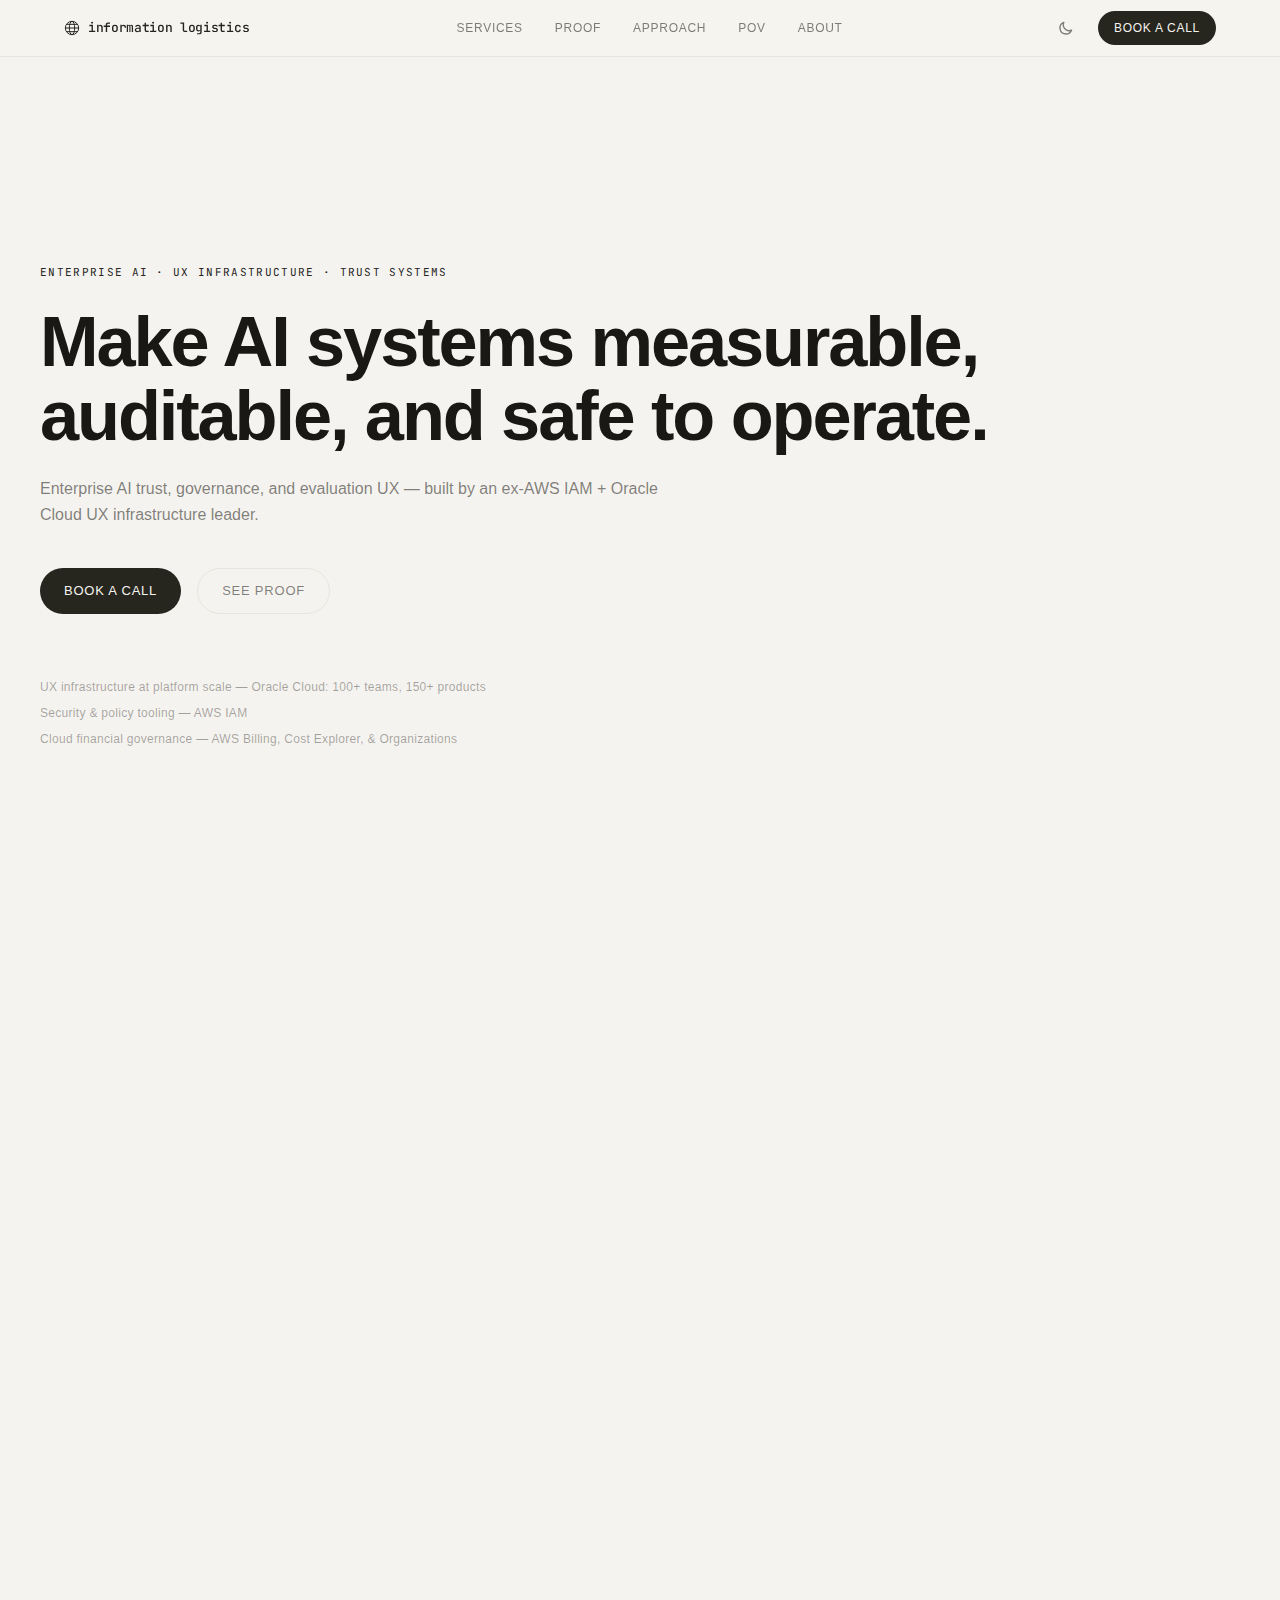
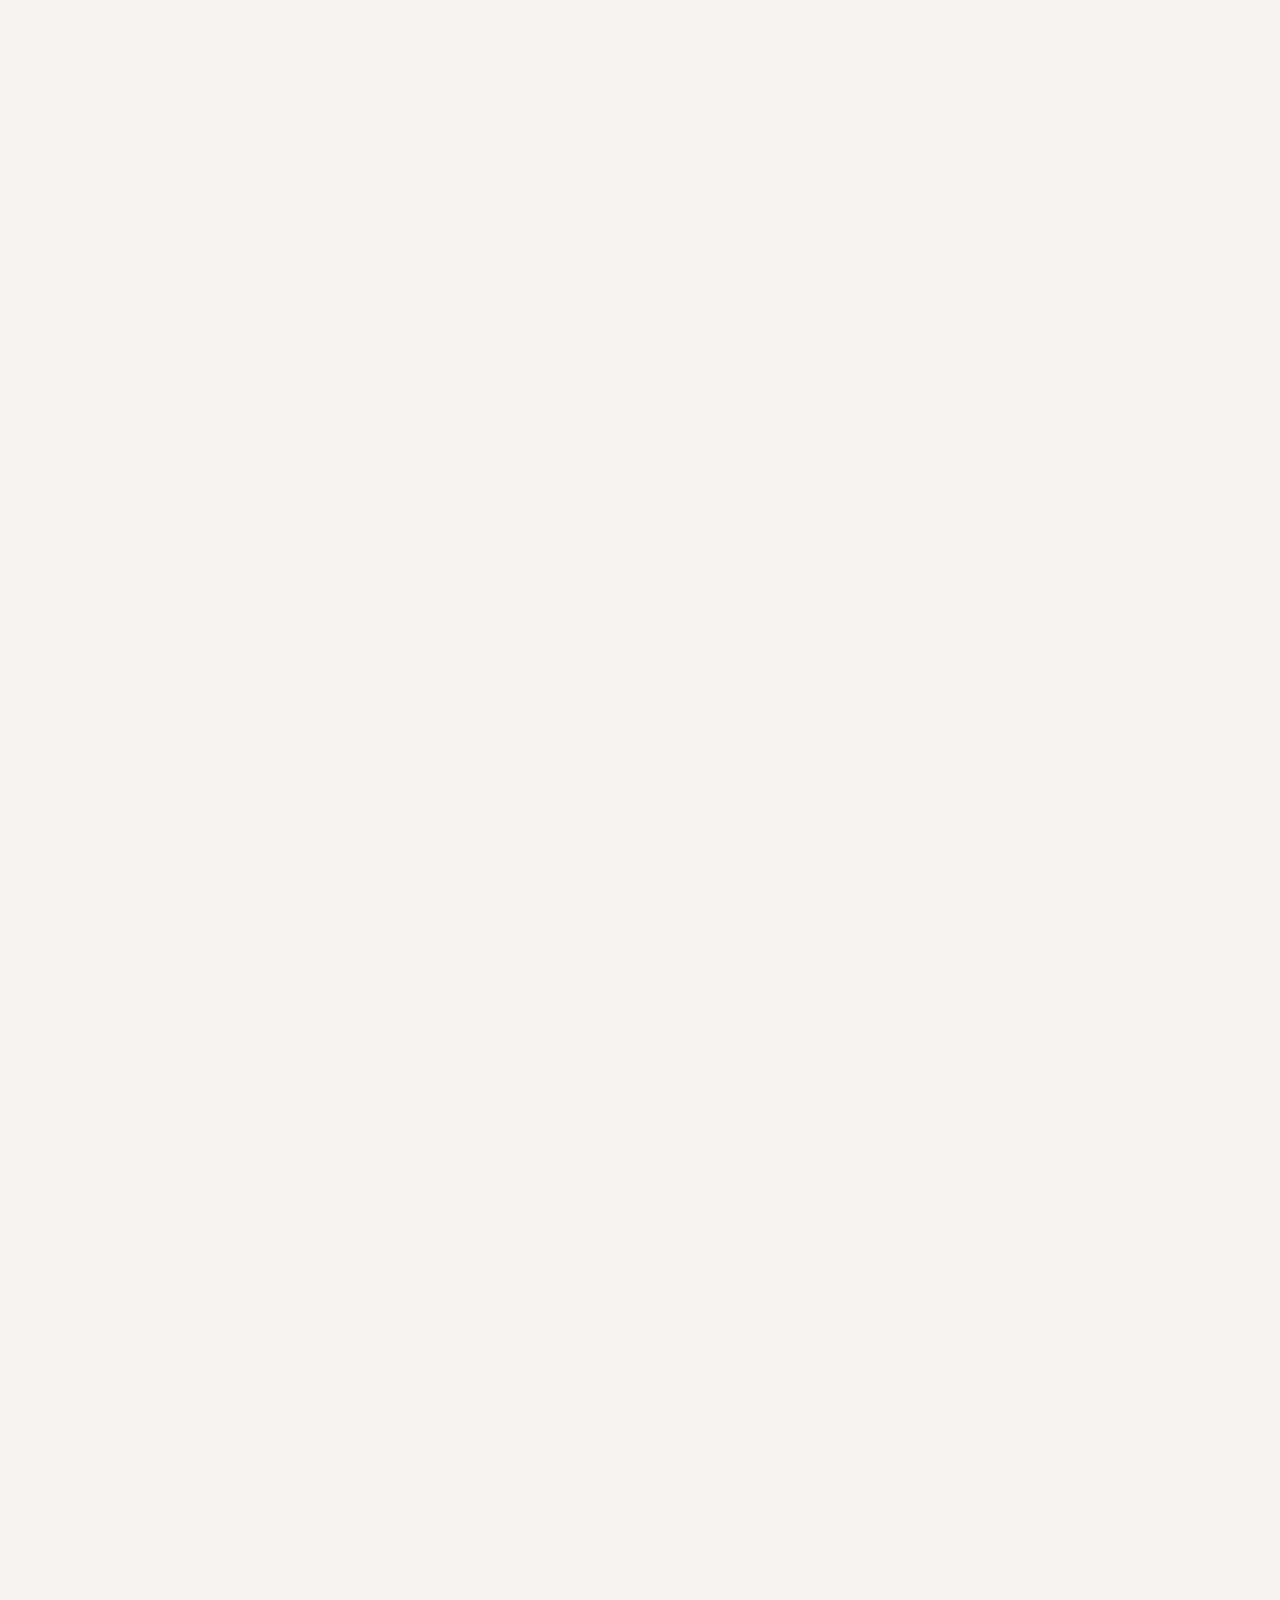
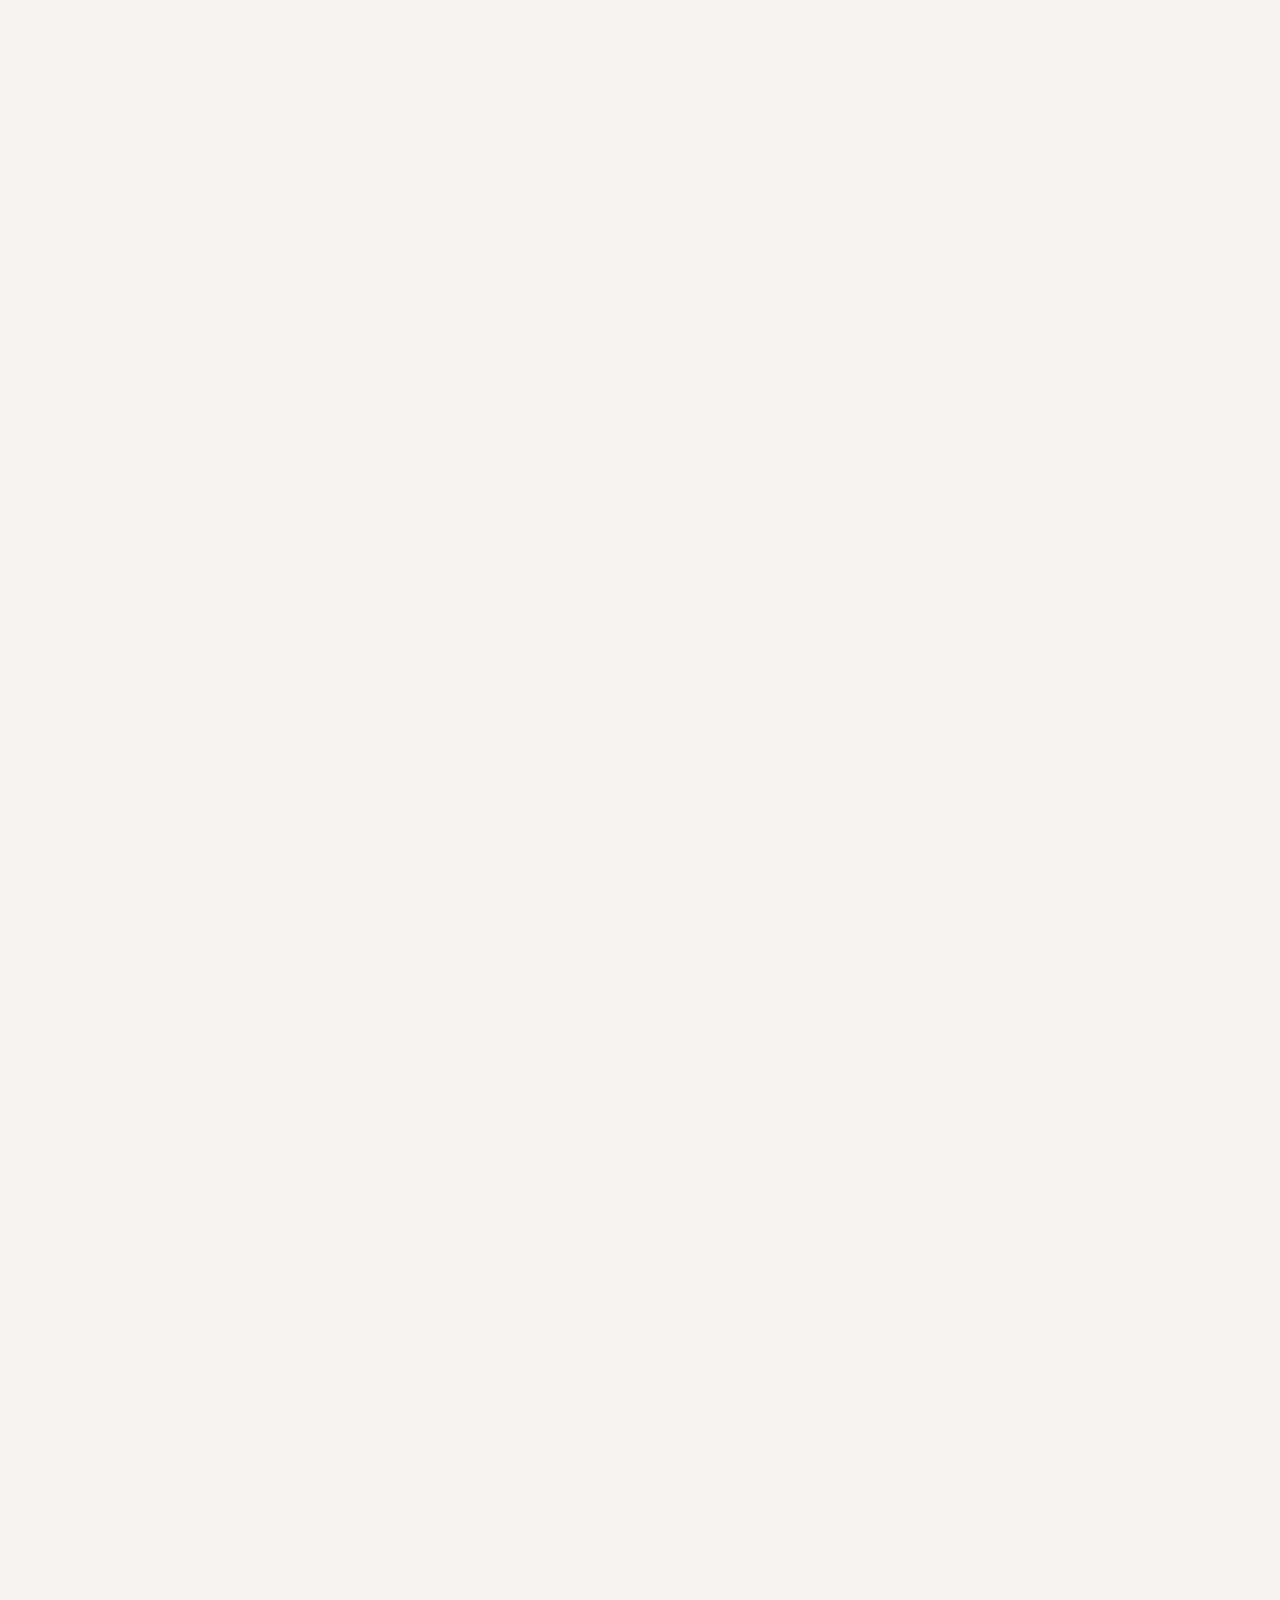
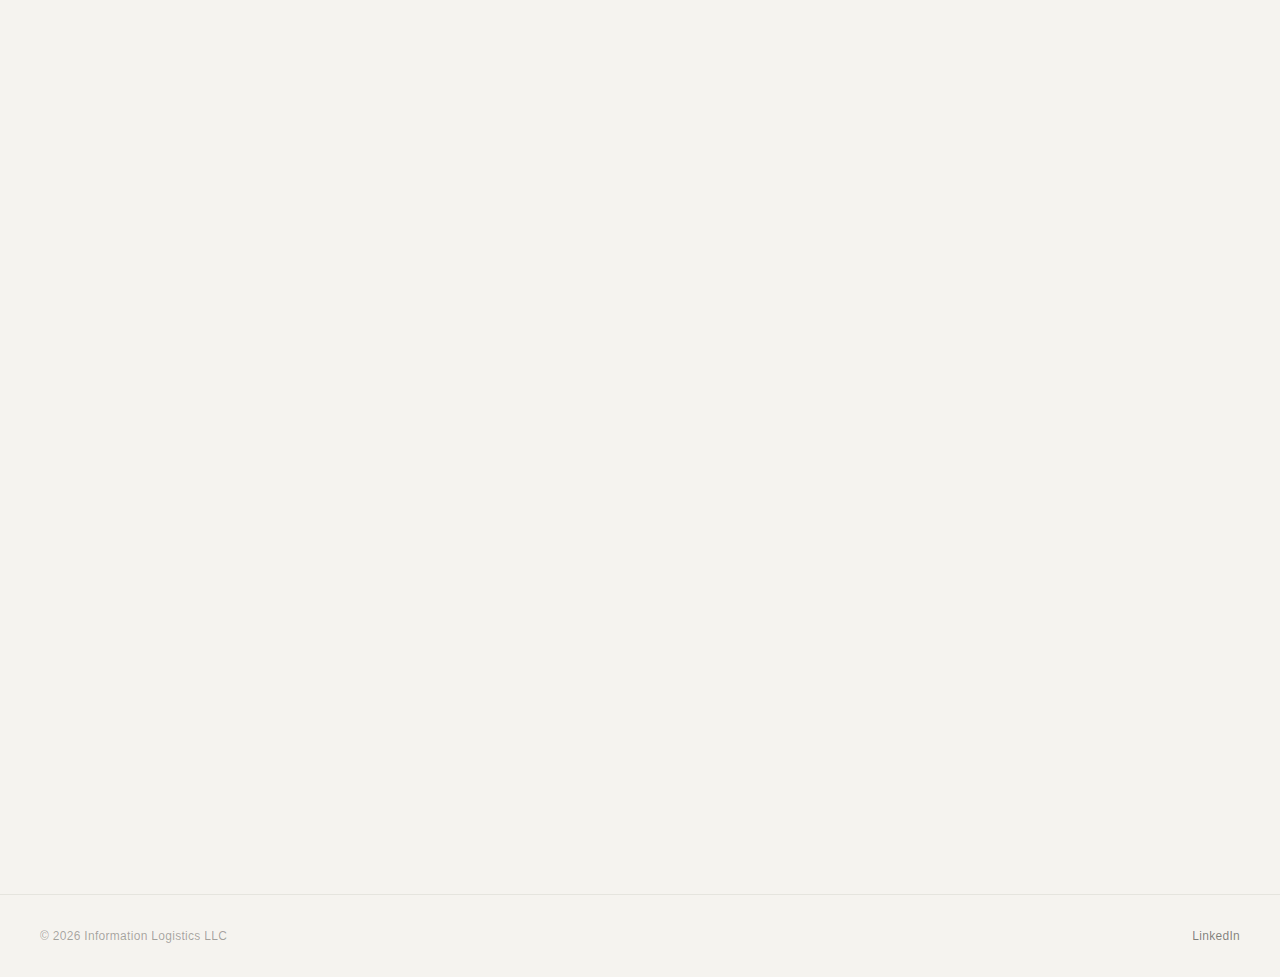
<file: index.html>
<!DOCTYPE html><html lang="en"> <head><meta charset="UTF-8"><meta name="viewport" content="width=device-width, initial-scale=1.0"><title>Information Logistics — Enterprise AI Trust, Governance &amp; Evaluation UX</title><meta name="description" content="I design systems that make AI measurable, auditable, and safe to operate. Enterprise UX infrastructure, trust architecture, and evaluation tooling."><!-- OpenGraph --><meta property="og:title" content="Information Logistics — Enterprise AI Trust, Governance &#38; Evaluation UX"><meta property="og:description" content="I design systems that make AI measurable, auditable, and safe to operate. Enterprise UX infrastructure, trust architecture, and evaluation tooling."><meta property="og:url" content="https://www.infolog.io"><meta property="og:type" content="website"><!-- Fonts --><link href="https://fonts.googleapis.com/css2?family=JetBrains+Mono:wght@400;500&display=swap" rel="stylesheet"><!-- Theme: apply saved preference before paint --><script>
    if (localStorage.getItem('theme') === 'dark') document.documentElement.classList.add('dark');
  </script><link rel="stylesheet" href="/assets/index.KTBFBVlI.css"></head> <body class="font-sans antialiased overflow-x-hidden">  <header class="fixed top-0 left-0 right-0 z-50 backdrop-blur-md border-b" style="background: color-mix(in srgb, var(--surface) 85%, transparent); border-color: var(--card-border);"> <div class="max-w-[1200px] mx-auto px-6 h-14 flex items-center justify-between"> <!-- Wordmark --> <a href="/" class="flex items-center gap-2 font-mono text-[13px] font-medium tracking-tight" style="color: var(--accent);"> <svg class="w-4 h-4" viewBox="0 0 24 24" fill="none" stroke="currentColor" stroke-width="1.5"> <circle cx="12" cy="12" r="10"></circle> <ellipse cx="12" cy="12" rx="4" ry="10"></ellipse> <path d="M2 12h20"></path> <path d="M4.5 6.5h15"></path> <path d="M4.5 17.5h15"></path> </svg>
information logistics
</a> <!-- Nav (hidden on mobile) --> <nav class="hidden md:flex items-center gap-8"> <a href="#services" class="font-sans text-[12px] uppercase tracking-[0.06em] transition-colors hover:opacity-70" style="color: var(--text-2);"> Services </a><a href="#proof" class="font-sans text-[12px] uppercase tracking-[0.06em] transition-colors hover:opacity-70" style="color: var(--text-2);"> Proof </a><a href="#approach" class="font-sans text-[12px] uppercase tracking-[0.06em] transition-colors hover:opacity-70" style="color: var(--text-2);"> Approach </a><a href="#pov" class="font-sans text-[12px] uppercase tracking-[0.06em] transition-colors hover:opacity-70" style="color: var(--text-2);"> POV </a><a href="#about" class="font-sans text-[12px] uppercase tracking-[0.06em] transition-colors hover:opacity-70" style="color: var(--text-2);"> About </a> </nav> <!-- Right side --> <div class="flex items-center gap-4"> <!-- Theme toggle --> <button onclick="toggleTheme()" class="w-8 h-8 flex items-center justify-center rounded-full transition-colors" style="color: var(--text-2);" aria-label="Toggle theme"> <svg class="w-4 h-4 dark:hidden" fill="none" viewBox="0 0 24 24" stroke="currentColor" stroke-width="2"> <path stroke-linecap="round" stroke-linejoin="round" d="M20.354 15.354A9 9 0 018.646 3.646 9.003 9.003 0 0012 21a9.003 9.003 0 008.354-5.646z"></path> </svg> <svg class="w-4 h-4 hidden dark:block" fill="none" viewBox="0 0 24 24" stroke="currentColor" stroke-width="2"> <circle cx="12" cy="12" r="5"></circle> <path stroke-linecap="round" d="M12 1v2M12 21v2M4.22 4.22l1.42 1.42M18.36 18.36l1.42 1.42M1 12h2M21 12h2M4.22 19.78l1.42-1.42M18.36 5.64l1.42-1.42"></path> </svg> </button> <!-- CTA --> <a href="https://calendar.google.com/calendar/appointments/schedules/AcZssZ1oOIhW1MXziKKbxiU2LFypY37tf-l12ffxJ4CmNnbHbva_c6PsCbIunxxel4KruhyEWZCMOnLT" target="_blank" rel="noopener noreferrer" class="hidden sm:inline-flex items-center font-sans text-[12px] uppercase tracking-[0.06em] font-medium px-4 py-2 rounded-full transition-opacity hover:opacity-90" style="background: var(--accent); color: var(--surface);">
Book a call
</a> </div> </div> </header> <main class="pt-14"> <section class="min-h-screen flex items-center px-6"> <div class="max-w-[1200px] mx-auto w-full py-32"> <!-- Eyebrow --> <p class="font-mono text-[11px] uppercase tracking-[0.12em] mb-6" style="color: var(--accent);"> Enterprise AI · UX Infrastructure · Trust Systems </p> <!-- Headline --> <h1 class="font-sans font-semibold leading-[1.05] tracking-[-0.03em] mb-6" style="font-size: clamp(2.5rem, 5.5vw, 4.5rem);"> Make AI systems measurable, auditable, and safe to operate. </h1> <!-- Subhead --> <p class="text-[16px] leading-relaxed max-w-[640px] mb-10" style="color: var(--text-2);"> Enterprise AI trust, governance, and evaluation UX — built by an ex-AWS IAM + Oracle Cloud UX infrastructure leader. </p> <!-- CTAs --> <div class="flex flex-wrap gap-4 mb-16"> <a href="https://calendar.google.com/calendar/appointments/schedules/AcZssZ1oOIhW1MXziKKbxiU2LFypY37tf-l12ffxJ4CmNnbHbva_c6PsCbIunxxel4KruhyEWZCMOnLT" target="_blank" rel="noopener noreferrer" class="inline-flex items-center font-sans text-[13px] uppercase tracking-[0.06em] font-medium px-6 py-3 rounded-full transition-opacity hover:opacity-90" style="background: var(--accent); color: var(--surface);">
Book a call
</a> <a href="#proof" class="inline-flex items-center font-sans text-[13px] uppercase tracking-[0.06em] font-medium px-6 py-3 rounded-full border transition-colors hover:opacity-70" style="border-color: var(--card-border); color: var(--text-2);">
See proof
</a> </div> <!-- Credibility bar --> <div class="flex flex-col gap-2"> <p class="font-sans text-[12px] tracking-wide" style="color: var(--text-3);"> UX infrastructure at platform scale — Oracle Cloud: 100+ teams, 150+ products </p><p class="font-sans text-[12px] tracking-wide" style="color: var(--text-3);"> Security &amp; policy tooling — AWS IAM </p><p class="font-sans text-[12px] tracking-wide" style="color: var(--text-3);"> Cloud financial governance — AWS Billing, Cost Explorer, & Organizations </p> </div> </div> </section> <section class="rv px-6 py-28 md:py-36"> <div class="max-w-[1200px] mx-auto"> <!-- Eyebrow --> <p class="font-mono text-[11px] uppercase tracking-[0.12em] mb-4" style="color: var(--accent);"> What We See </p> <!-- Heading --> <h2 class="font-sans text-2xl md:text-3xl font-semibold tracking-tight mb-12"> The problems that keep showing up. </h2> <!-- Cards grid --> <div class="grid grid-cols-1 md:grid-cols-2 lg:grid-cols-3 gap-4"> <div class="px-card rounded-2xl p-6 border" style="background: var(--card); border-color: var(--card-border);"> <p class="font-sans text-[15px] leading-relaxed" style="color: var(--text-1);"> AI outputs aren&#39;t auditable enough for compliance or risk review. </p> </div><div class="px-card rounded-2xl p-6 border" style="background: var(--card); border-color: var(--card-border);"> <p class="font-sans text-[15px] leading-relaxed" style="color: var(--text-1);"> No clear human override or escalation path when automation fails. </p> </div><div class="px-card rounded-2xl p-6 border" style="background: var(--card); border-color: var(--card-border);"> <p class="font-sans text-[15px] leading-relaxed" style="color: var(--text-1);"> Teams can&#39;t measure model behavior reliably in production. </p> </div><div class="px-card rounded-2xl p-6 border" style="background: var(--card); border-color: var(--card-border);"> <p class="font-sans text-[15px] leading-relaxed" style="color: var(--text-1);"> Policy and permissions UX is brittle, inconsistent, or dangerous. </p> </div><div class="px-card rounded-2xl p-6 border" style="background: var(--card); border-color: var(--card-border);"> <p class="font-sans text-[15px] leading-relaxed" style="color: var(--text-1);"> Platform UI lacks governance — fragmented components, telemetry gaps, slow delivery. </p> </div> </div> </div> </section> <section id="services" class="rv px-6 py-28 md:py-36"> <div class="max-w-[1200px] mx-auto"> <!-- Eyebrow --> <p class="font-mono text-[11px] uppercase tracking-[0.12em] mb-4" style="color: var(--accent);"> Services </p> <!-- Heading --> <h2 class="font-sans text-2xl md:text-3xl font-semibold tracking-tight mb-12"> Engagements built to reduce risk. </h2> <!-- Cards --> <div class="grid grid-cols-1 lg:grid-cols-3 gap-4"> <div class="px-card rounded-2xl p-6 border flex flex-col" style="background: var(--card); border-color: var(--card-border);"> <!-- Title --> <h3 class="font-sans text-lg font-semibold tracking-tight mb-4"> AI Trust &amp; Evaluation Diagnostic </h3> <!-- Best for --> <p class="text-[13px] mb-5" style="color: var(--text-2);"> <span class="font-medium" style="color: var(--text-3);">Best for:</span>  Teams shipping AI into regulated or high-stakes environments </p> <!-- Deliverables --> <div class="mb-5"> <p class="font-sans text-[11px] uppercase tracking-[0.08em] font-medium mb-2" style="color: var(--text-3);">
Deliverables
</p> <ul class="flex flex-wrap gap-2"> <li class="font-sans text-[12px] px-2.5 py-1 rounded-full" style="background: var(--accent-soft); color: var(--accent);"> Risk map </li><li class="font-sans text-[12px] px-2.5 py-1 rounded-full" style="background: var(--accent-soft); color: var(--accent);"> Evaluation plan </li><li class="font-sans text-[12px] px-2.5 py-1 rounded-full" style="background: var(--accent-soft); color: var(--accent);"> Control surface inventory </li><li class="font-sans text-[12px] px-2.5 py-1 rounded-full" style="background: var(--accent-soft); color: var(--accent);"> Measurement strategy </li><li class="font-sans text-[12px] px-2.5 py-1 rounded-full" style="background: var(--accent-soft); color: var(--accent);"> Prioritized roadmap </li> </ul> </div> <!-- Success --> <p class="text-[14px] leading-relaxed mb-2" style="color: var(--text-1);"> A clear, auditable path from prototype to production trust. </p> <!-- Timeline --> <p class="text-[12px] mb-6" style="color: var(--text-3);"> 2–4 weeks </p> <!-- CTA --> <div class="mt-auto"> <a href="https://calendar.google.com/calendar/appointments/schedules/AcZssZ1oOIhW1MXziKKbxiU2LFypY37tf-l12ffxJ4CmNnbHbva_c6PsCbIunxxel4KruhyEWZCMOnLT" target="_blank" rel="noopener noreferrer" class="inline-flex items-center font-sans text-[12px] uppercase tracking-[0.06em] font-medium px-5 py-2.5 rounded-full border transition-colors hover:opacity-70" style="border-color: var(--accent); color: var(--accent);">
Book a call
</a> </div> </div><div class="px-card rounded-2xl p-6 border flex flex-col" style="background: var(--card); border-color: var(--card-border);"> <!-- Title --> <h3 class="font-sans text-lg font-semibold tracking-tight mb-4"> Governed Agent Workflow Design </h3> <!-- Best for --> <p class="text-[13px] mb-5" style="color: var(--text-2);"> <span class="font-medium" style="color: var(--text-3);">Best for:</span>  Teams building agentic systems that need human oversight </p> <!-- Deliverables --> <div class="mb-5"> <p class="font-sans text-[11px] uppercase tracking-[0.08em] font-medium mb-2" style="color: var(--text-3);">
Deliverables
</p> <ul class="flex flex-wrap gap-2"> <li class="font-sans text-[12px] px-2.5 py-1 rounded-full" style="background: var(--accent-soft); color: var(--accent);"> Human-in-the-loop flows </li><li class="font-sans text-[12px] px-2.5 py-1 rounded-full" style="background: var(--accent-soft); color: var(--accent);"> Escalation / rollback patterns </li><li class="font-sans text-[12px] px-2.5 py-1 rounded-full" style="background: var(--accent-soft); color: var(--accent);"> Policy editor UX </li><li class="font-sans text-[12px] px-2.5 py-1 rounded-full" style="background: var(--accent-soft); color: var(--accent);"> Transparency surfaces </li> </ul> </div> <!-- Success --> <p class="text-[14px] leading-relaxed mb-2" style="color: var(--text-1);"> Agents that fail gracefully and remain auditable. </p> <!-- Timeline --> <p class="text-[12px] mb-6" style="color: var(--text-3);"> 3–6 weeks </p> <!-- CTA --> <div class="mt-auto"> <a href="https://calendar.google.com/calendar/appointments/schedules/AcZssZ1oOIhW1MXziKKbxiU2LFypY37tf-l12ffxJ4CmNnbHbva_c6PsCbIunxxel4KruhyEWZCMOnLT" target="_blank" rel="noopener noreferrer" class="inline-flex items-center font-sans text-[12px] uppercase tracking-[0.06em] font-medium px-5 py-2.5 rounded-full border transition-colors hover:opacity-70" style="border-color: var(--accent); color: var(--accent);">
Book a call
</a> </div> </div><div class="px-card rounded-2xl p-6 border flex flex-col" style="background: var(--card); border-color: var(--card-border);"> <!-- Title --> <h3 class="font-sans text-lg font-semibold tracking-tight mb-4"> Platform UX Infrastructure Sprint </h3> <!-- Best for --> <p class="text-[13px] mb-5" style="color: var(--text-2);"> <span class="font-medium" style="color: var(--text-3);">Best for:</span>  Orgs with fragmented component libraries or platform UI governance gaps </p> <!-- Deliverables --> <div class="mb-5"> <p class="font-sans text-[11px] uppercase tracking-[0.08em] font-medium mb-2" style="color: var(--text-3);">
Deliverables
</p> <ul class="flex flex-wrap gap-2"> <li class="font-sans text-[12px] px-2.5 py-1 rounded-full" style="background: var(--accent-soft); color: var(--accent);"> Component strategy </li><li class="font-sans text-[12px] px-2.5 py-1 rounded-full" style="background: var(--accent-soft); color: var(--accent);"> Token governance </li><li class="font-sans text-[12px] px-2.5 py-1 rounded-full" style="background: var(--accent-soft); color: var(--accent);"> Telemetry plan </li><li class="font-sans text-[12px] px-2.5 py-1 rounded-full" style="background: var(--accent-soft); color: var(--accent);"> Rollout / adoption model </li> </ul> </div> <!-- Success --> <p class="text-[14px] leading-relaxed mb-2" style="color: var(--text-1);"> Consistent, measurable UI delivery across distributed teams. </p> <!-- Timeline --> <p class="text-[12px] mb-6" style="color: var(--text-3);"> 2–4 weeks </p> <!-- CTA --> <div class="mt-auto"> <a href="https://calendar.google.com/calendar/appointments/schedules/AcZssZ1oOIhW1MXziKKbxiU2LFypY37tf-l12ffxJ4CmNnbHbva_c6PsCbIunxxel4KruhyEWZCMOnLT" target="_blank" rel="noopener noreferrer" class="inline-flex items-center font-sans text-[12px] uppercase tracking-[0.06em] font-medium px-5 py-2.5 rounded-full border transition-colors hover:opacity-70" style="border-color: var(--accent); color: var(--accent);">
Book a call
</a> </div> </div> </div> </div> </section> <section id="approach" class="rv px-6 py-28 md:py-36"> <div class="max-w-[1200px] mx-auto"> <!-- Eyebrow --> <p class="font-mono text-[11px] uppercase tracking-[0.12em] mb-4" style="color: var(--accent);"> How I Work </p> <!-- Heading --> <h2 class="font-sans text-2xl md:text-3xl font-semibold tracking-tight mb-12"> Small diffs. Measurable outcomes. </h2> <!-- Steps --> <div class="grid grid-cols-1 md:grid-cols-2 lg:grid-cols-4 gap-8 lg:gap-6"> <div class="relative">   <!-- Number --> <p class="font-mono text-[13px] font-medium mb-2" style="color: var(--accent);"> 01 </p> <!-- Title --> <h3 class="font-sans text-base font-semibold tracking-tight mb-2"> Diagnose </h3> <!-- Description --> <p class="font-sans text-[14px] leading-relaxed" style="color: var(--text-2);"> Audit current surfaces, map risk, identify measurement gaps. Deliver a prioritized roadmap, not a slide deck. </p> </div><div class="relative">  <div class="hidden lg:block absolute -left-3 top-0 bottom-0 w-px" style="background: var(--card-border);"></div> <!-- Number --> <p class="font-mono text-[13px] font-medium mb-2" style="color: var(--accent);"> 02 </p> <!-- Title --> <h3 class="font-sans text-base font-semibold tracking-tight mb-2"> Design </h3> <!-- Description --> <p class="font-sans text-[14px] leading-relaxed" style="color: var(--text-2);"> Design control surfaces, evaluation UX, and override patterns. Every decision logged and reviewable. </p> </div><div class="relative">  <div class="hidden lg:block absolute -left-3 top-0 bottom-0 w-px" style="background: var(--card-border);"></div> <!-- Number --> <p class="font-mono text-[13px] font-medium mb-2" style="color: var(--accent);"> 03 </p> <!-- Title --> <h3 class="font-sans text-base font-semibold tracking-tight mb-2"> Implement </h3> <!-- Description --> <p class="font-sans text-[14px] leading-relaxed" style="color: var(--text-2);"> Ship working prototypes in production context. Validate with real users, real data, real constraints. </p> </div><div class="relative">  <div class="hidden lg:block absolute -left-3 top-0 bottom-0 w-px" style="background: var(--card-border);"></div> <!-- Number --> <p class="font-mono text-[13px] font-medium mb-2" style="color: var(--accent);"> 04 </p> <!-- Title --> <h3 class="font-sans text-base font-semibold tracking-tight mb-2"> Operationalize </h3> <!-- Description --> <p class="font-sans text-[14px] leading-relaxed" style="color: var(--text-2);"> Establish governance, telemetry, and handoff. The system works after I leave. </p> </div> </div> </div> </section> <section id="proof" class="rv px-6 py-28 md:py-36"> <div class="max-w-[1200px] mx-auto"> <!-- Eyebrow --> <p class="font-mono text-[11px] uppercase tracking-[0.12em] mb-4" style="color: var(--accent);">
Proof
</p> <!-- Heading --> <h2 class="font-sans text-2xl md:text-3xl font-semibold tracking-tight mb-12">
Where this work comes from.
</h2> <!-- Tiles grid --> <div class="grid grid-cols-1 md:grid-cols-2 lg:grid-cols-3 gap-4"> <div class="px-card rounded-2xl p-6 border" style="background: var(--card); border-color: var(--card-border);"> <!-- Title --> <h3 class="font-sans text-base font-semibold tracking-tight mb-2"> Console Development Platform </h3> <!-- Scope --> <p class="text-[13px] leading-relaxed mb-4" style="color: var(--text-2);"> Oracle Cloud — UX infrastructure enabling 100+ teams and 150+ JS products </p> <!-- Artifact tags --> <div class="flex flex-wrap gap-1.5 mb-4"> <span class="font-sans text-[11px] px-2 py-0.5 rounded-full" style="background: var(--accent-soft); color: var(--accent);"> Component libraries </span><span class="font-sans text-[11px] px-2 py-0.5 rounded-full" style="background: var(--accent-soft); color: var(--accent);"> Templates </span><span class="font-sans text-[11px] px-2 py-0.5 rounded-full" style="background: var(--accent-soft); color: var(--accent);"> Telemetry / metrics </span><span class="font-sans text-[11px] px-2 py-0.5 rounded-full" style="background: var(--accent-soft); color: var(--accent);"> CI/CD </span><span class="font-sans text-[11px] px-2 py-0.5 rounded-full" style="background: var(--accent-soft); color: var(--accent);"> Governance </span> </div> <!-- Outcome --> <p class="text-[13px] font-medium" style="color: var(--text-1);"> Platform-scale design consistency and delivery velocity </p> </div><div class="px-card rounded-2xl p-6 border" style="background: var(--card); border-color: var(--card-border);"> <!-- Title --> <h3 class="font-sans text-base font-semibold tracking-tight mb-2"> Identity &amp; Access Management </h3> <!-- Scope --> <p class="text-[13px] leading-relaxed mb-4" style="color: var(--text-2);"> AWS IAM — policy tooling and identity UX </p> <!-- Artifact tags --> <div class="flex flex-wrap gap-1.5 mb-4"> <span class="font-sans text-[11px] px-2 py-0.5 rounded-full" style="background: var(--accent-soft); color: var(--accent);"> Policy editor UX </span><span class="font-sans text-[11px] px-2 py-0.5 rounded-full" style="background: var(--accent-soft); color: var(--accent);"> Permission flows </span><span class="font-sans text-[11px] px-2 py-0.5 rounded-full" style="background: var(--accent-soft); color: var(--accent);"> Guardrail patterns </span> </div> <!-- Outcome --> <p class="text-[13px] font-medium" style="color: var(--text-1);"> Usable security at enterprise scale </p> </div><div class="px-card rounded-2xl p-6 border" style="background: var(--card); border-color: var(--card-border);"> <!-- Title --> <h3 class="font-sans text-base font-semibold tracking-tight mb-2"> Cloud Financial Governance </h3> <!-- Scope --> <p class="text-[13px] leading-relaxed mb-4" style="color: var(--text-2);"> AWS Billing / Cost Management — Insights, Budgets, Organizations, Apptio context </p> <!-- Artifact tags --> <div class="flex flex-wrap gap-1.5 mb-4"> <span class="font-sans text-[11px] px-2 py-0.5 rounded-full" style="background: var(--accent-soft); color: var(--accent);"> Dashboard UX </span><span class="font-sans text-[11px] px-2 py-0.5 rounded-full" style="background: var(--accent-soft); color: var(--accent);"> Budget controls </span><span class="font-sans text-[11px] px-2 py-0.5 rounded-full" style="background: var(--accent-soft); color: var(--accent);"> Organizational hierarchy </span><span class="font-sans text-[11px] px-2 py-0.5 rounded-full" style="background: var(--accent-soft); color: var(--accent);"> Suite coherence </span> </div> <!-- Outcome --> <p class="text-[13px] font-medium" style="color: var(--text-1);"> Measurable cloud cost governance </p> </div><div class="px-card rounded-2xl p-6 border" style="background: var(--card); border-color: var(--card-border);"> <!-- Title --> <h3 class="font-sans text-base font-semibold tracking-tight mb-2"> Enterprise Collaboration Suite </h3> <!-- Scope --> <p class="text-[13px] leading-relaxed mb-4" style="color: var(--text-2);"> AWS WorkMail / WorkDocs — admin and end-user UX </p> <!-- Artifact tags --> <div class="flex flex-wrap gap-1.5 mb-4"> <span class="font-sans text-[11px] px-2 py-0.5 rounded-full" style="background: var(--accent-soft); color: var(--accent);"> Admin consoles </span><span class="font-sans text-[11px] px-2 py-0.5 rounded-full" style="background: var(--accent-soft); color: var(--accent);"> Onboarding flows </span><span class="font-sans text-[11px] px-2 py-0.5 rounded-full" style="background: var(--accent-soft); color: var(--accent);"> Suite branding </span> </div> <!-- Outcome --> <p class="text-[13px] font-medium" style="color: var(--text-1);"> Coherent enterprise collaboration tooling </p> </div><div class="px-card rounded-2xl p-6 border" style="background: var(--card); border-color: var(--card-border);"> <!-- Title --> <h3 class="font-sans text-base font-semibold tracking-tight mb-2"> Voice &amp; Calendar Interaction </h3> <!-- Scope --> <p class="text-[13px] leading-relaxed mb-4" style="color: var(--text-2);"> Alexa for Business — group, time, and calendar management </p> <!-- Artifact tags --> <div class="flex flex-wrap gap-1.5 mb-4"> <span class="font-sans text-[11px] px-2 py-0.5 rounded-full" style="background: var(--accent-soft); color: var(--accent);"> Interaction flows </span><span class="font-sans text-[11px] px-2 py-0.5 rounded-full" style="background: var(--accent-soft); color: var(--accent);"> Scheduling UX </span><span class="font-sans text-[11px] px-2 py-0.5 rounded-full" style="background: var(--accent-soft); color: var(--accent);"> Group admin </span> </div> <!-- Outcome --> <p class="text-[13px] font-medium" style="color: var(--text-1);"> Enterprise voice interface patterns </p> </div><div class="px-card rounded-2xl p-6 border" style="background: var(--card); border-color: var(--card-border);"> <!-- Title --> <h3 class="font-sans text-base font-semibold tracking-tight mb-2"> Infrastructure Engineering </h3> <!-- Scope --> <p class="text-[13px] leading-relaxed mb-4" style="color: var(--text-2);"> Istari Digital — infrastructure deployments, Lockheed Martin Skunk Works partnership </p> <!-- Artifact tags --> <div class="flex flex-wrap gap-1.5 mb-4"> <span class="font-sans text-[11px] px-2 py-0.5 rounded-full" style="background: var(--accent-soft); color: var(--accent);"> Deployment tooling </span><span class="font-sans text-[11px] px-2 py-0.5 rounded-full" style="background: var(--accent-soft); color: var(--accent);"> Engineering leadership </span> </div> <!-- Outcome --> <p class="text-[13px] font-medium" style="color: var(--text-1);"> Production infrastructure at defense-grade standards </p> </div> </div> </div> </section> <section id="pov" class="rv px-6 py-28 md:py-36"> <div class="max-w-[1200px] mx-auto"> <!-- Eyebrow --> <p class="font-mono text-[11px] uppercase tracking-[0.12em] mb-4" style="color: var(--accent);"> Point of View </p> <!-- Heading --> <h2 class="font-sans text-2xl md:text-3xl font-semibold tracking-tight mb-12"> Design philosophy. </h2> <!-- Article cards --> <div class="grid grid-cols-1 md:grid-cols-3 gap-4"> <div class="rounded-2xl p-6 border" style="background: var(--card); border-color: var(--card-border);"> <h3 class="font-sans text-base font-semibold tracking-tight mb-2"> Designing AI Systems That Survive Audit </h3> <p class="text-[13px] leading-relaxed mb-4" style="color: var(--text-2);"> What evaluation UX looks like when compliance isn&#39;t optional. </p> <span class="font-sans text-[12px]" style="color: var(--text-3);">
Coming soon
</span> </div><div class="rounded-2xl p-6 border" style="background: var(--card); border-color: var(--card-border);"> <h3 class="font-sans text-base font-semibold tracking-tight mb-2"> Human Override Patterns for Agentic Workflows </h3> <p class="text-[13px] leading-relaxed mb-4" style="color: var(--text-2);"> Escalation, rollback, and transparency for systems that act autonomously. </p> <span class="font-sans text-[12px]" style="color: var(--text-3);">
Coming soon
</span> </div><div class="rounded-2xl p-6 border" style="background: var(--card); border-color: var(--card-border);"> <h3 class="font-sans text-base font-semibold tracking-tight mb-2"> Evaluation UX: Traces, Scorecards, and Policy Controls </h3> <p class="text-[13px] leading-relaxed mb-4" style="color: var(--text-2);"> The interface layer between model behavior and organizational trust. </p> <span class="font-sans text-[12px]" style="color: var(--text-3);">
Coming soon
</span> </div> </div> </div> </section> <section id="about" class="rv px-6 py-28 md:py-36"> <div class="max-w-[720px] mx-auto"> <!-- Eyebrow --> <p class="font-mono text-[11px] uppercase tracking-[0.12em] mb-8" style="color: var(--accent);"> About </p> <!-- Headshot --> <div class="w-40 h-40 md:w-48 md:h-48 rounded-2xl overflow-hidden border mb-8" style="border-color: var(--card-border); box-shadow: 0 20px 60px -12px rgba(0,0,0,0.15);"> <img src="/headshot.jpg" alt="Brendan Lee" class="w-full h-full object-cover"> </div> <!-- Statements --> <div class="space-y-6 mb-10"> <p class="font-sans text-[16px] md:text-[17px] leading-relaxed"> I design systems that make intelligent technology understandable, measurable, and safe to operate. </p><p class="font-sans text-[16px] md:text-[17px] leading-relaxed"> Twenty years of enterprise platform work — from cloud console infrastructure (Oracle) to identity and access management (AWS IAM) to financial governance tooling (AWS Billing). I&#39;ve led both design and engineering organizations. </p><p class="font-sans text-[16px] md:text-[17px] leading-relaxed"> I take a limited number of engagements at a time. Every project is principal-led. </p> </div> <!-- Links --> <a href="https://www.linkedin.com/in/brendanlee/" target="_blank" rel="noopener noreferrer" class="font-sans text-[13px] font-medium transition-opacity hover:opacity-70" style="color: var(--accent);">
LinkedIn &rarr;
</a> </div> </section> <section id="contact" class="rv px-6 py-28 md:py-36"> <div class="max-w-[640px] mx-auto text-center"> <!-- Heading --> <h2 class="font-sans text-3xl md:text-4xl font-semibold tracking-tight mb-4"> Let&#39;s talk. </h2> <!-- Subtext --> <p class="text-[15px] leading-relaxed mb-10" style="color: var(--text-2);"> I take a limited number of engagements at a time. If you&#39;re building AI into enterprise software, book a call. </p> <!-- CTA --> <a href="https://calendar.google.com/calendar/appointments/schedules/AcZssZ1oOIhW1MXziKKbxiU2LFypY37tf-l12ffxJ4CmNnbHbva_c6PsCbIunxxel4KruhyEWZCMOnLT" target="_blank" rel="noopener noreferrer" class="inline-flex items-center font-sans text-[14px] uppercase tracking-[0.06em] font-medium px-8 py-4 rounded-full transition-opacity hover:opacity-90" style="background: var(--accent); color: var(--surface);">
Book a call
</a> </div> </section> </main> <footer class="border-t py-8 px-6" style="border-color: var(--card-border);"> <div class="max-w-[1200px] mx-auto flex flex-col sm:flex-row items-center justify-between gap-4"> <p class="font-sans text-[12px] tracking-wide" style="color: var(--text-3);">
&copy; 2026 Information Logistics LLC
</p> <a href="https://www.linkedin.com/in/brendanlee/" target="_blank" rel="noopener noreferrer" class="font-sans text-[12px] tracking-wide transition-colors hover:opacity-70" style="color: var(--text-2);">
LinkedIn
</a> </div> </footer>  <!-- Theme toggle script --> <script>
    window.toggleTheme = function() {
      document.documentElement.classList.toggle('dark');
      localStorage.setItem('theme', document.documentElement.classList.contains('dark') ? 'dark' : 'light');
    };
  </script> <!-- Scroll reveal --> <script>
    const observer = new IntersectionObserver(
      (entries) => entries.forEach((e) => { if (e.isIntersecting) { e.target.classList.add('visible'); observer.unobserve(e.target); } }),
      { threshold: 0.1 }
    );
    document.querySelectorAll('.rv').forEach((el) => observer.observe(el));
  </script> <!-- Parallax cards --> <script>
    (function() {
      const cards = document.querySelectorAll('.px-card');
      if (!cards.length || window.matchMedia('(prefers-reduced-motion: reduce)').matches) return;

      function onScroll() {
        const vh = window.innerHeight;
        cards.forEach(function(card) {
          var rect = card.getBoundingClientRect();
          var center = rect.top + rect.height / 2;
          var offset = (center - vh / 2) / vh;
          card.style.transform = 'translateY(' + (offset * 28) + 'px)';
        });
      }

      window.addEventListener('scroll', onScroll, { passive: true });
      onScroll();
    })();
  </script> </body> </html>
</file>
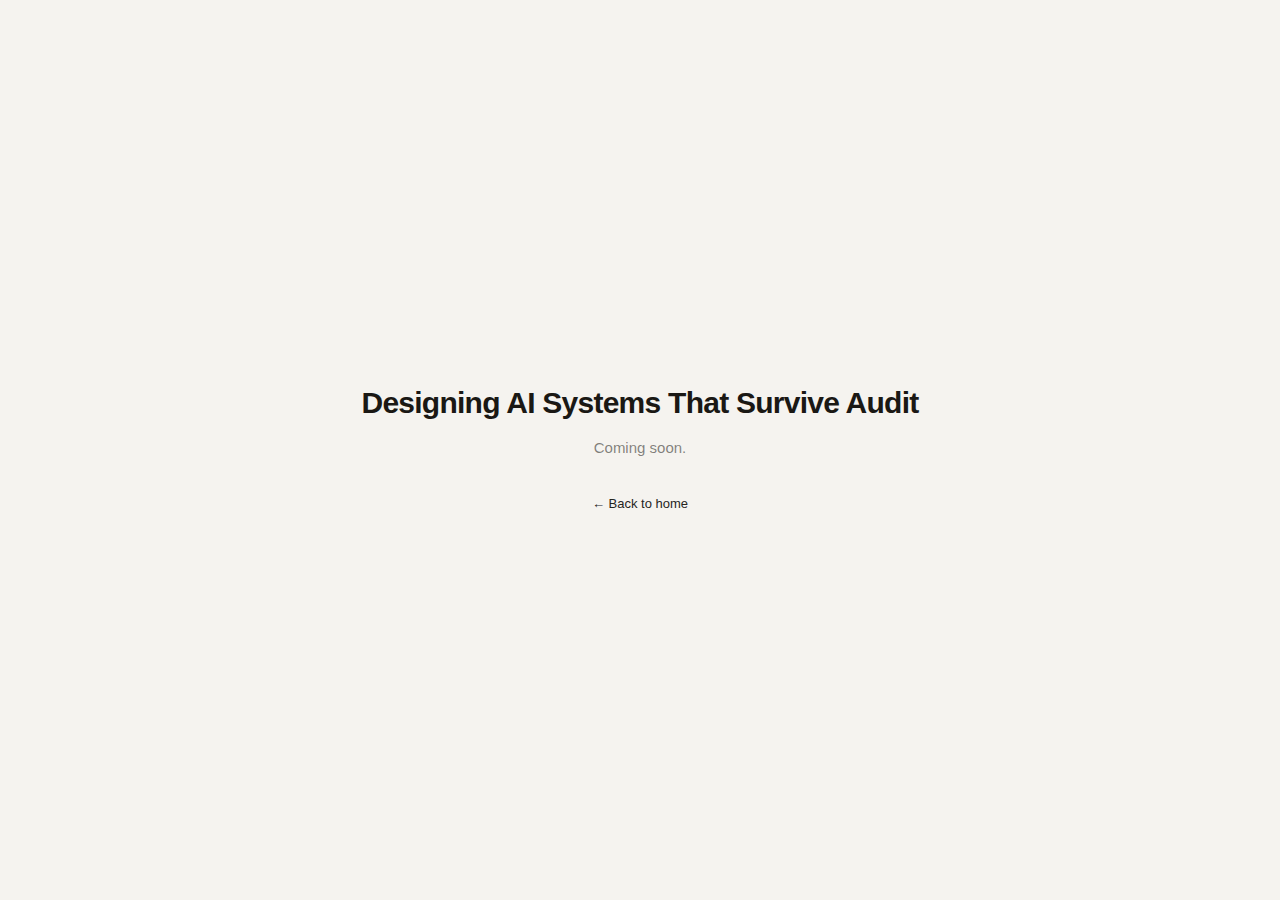
<file: pov/designing-ai-systems-that-survive-audit/index.html>
<!DOCTYPE html><html lang="en"> <head><meta charset="UTF-8"><meta name="viewport" content="width=device-width, initial-scale=1.0"><title>Designing AI Systems That Survive Audit — Information Logistics</title><meta name="description" content="I design systems that make AI measurable, auditable, and safe to operate. Enterprise UX infrastructure, trust architecture, and evaluation tooling."><!-- OpenGraph --><meta property="og:title" content="Designing AI Systems That Survive Audit — Information Logistics"><meta property="og:description" content="I design systems that make AI measurable, auditable, and safe to operate. Enterprise UX infrastructure, trust architecture, and evaluation tooling."><meta property="og:url" content="https://www.infolog.io"><meta property="og:type" content="website"><!-- Fonts --><link href="https://fonts.googleapis.com/css2?family=JetBrains+Mono:wght@400;500&display=swap" rel="stylesheet"><!-- Theme: apply saved preference before paint --><script>
    if (localStorage.getItem('theme') === 'dark') document.documentElement.classList.add('dark');
  </script><link rel="stylesheet" href="/assets/index.KTBFBVlI.css"></head> <body class="font-sans antialiased overflow-x-hidden">  <main class="min-h-screen flex items-center justify-center px-6"> <div class="max-w-[640px] text-center"> <h1 class="font-sans text-2xl md:text-3xl font-semibold tracking-tight mb-4">
Designing AI Systems That Survive Audit
</h1> <p class="text-[15px] mb-8" style="color: var(--text-2);">Coming soon.</p> <a href="/" class="font-sans text-[13px] font-medium" style="color: var(--accent);">
&larr; Back to home
</a> </div> </main>  <!-- Theme toggle script --> <script>
    window.toggleTheme = function() {
      document.documentElement.classList.toggle('dark');
      localStorage.setItem('theme', document.documentElement.classList.contains('dark') ? 'dark' : 'light');
    };
  </script> <!-- Scroll reveal --> <script>
    const observer = new IntersectionObserver(
      (entries) => entries.forEach((e) => { if (e.isIntersecting) { e.target.classList.add('visible'); observer.unobserve(e.target); } }),
      { threshold: 0.1 }
    );
    document.querySelectorAll('.rv').forEach((el) => observer.observe(el));
  </script> <!-- Parallax cards --> <script>
    (function() {
      const cards = document.querySelectorAll('.px-card');
      if (!cards.length || window.matchMedia('(prefers-reduced-motion: reduce)').matches) return;

      function onScroll() {
        const vh = window.innerHeight;
        cards.forEach(function(card) {
          var rect = card.getBoundingClientRect();
          var center = rect.top + rect.height / 2;
          var offset = (center - vh / 2) / vh;
          card.style.transform = 'translateY(' + (offset * 28) + 'px)';
        });
      }

      window.addEventListener('scroll', onScroll, { passive: true });
      onScroll();
    })();
  </script> </body> </html>
</file>
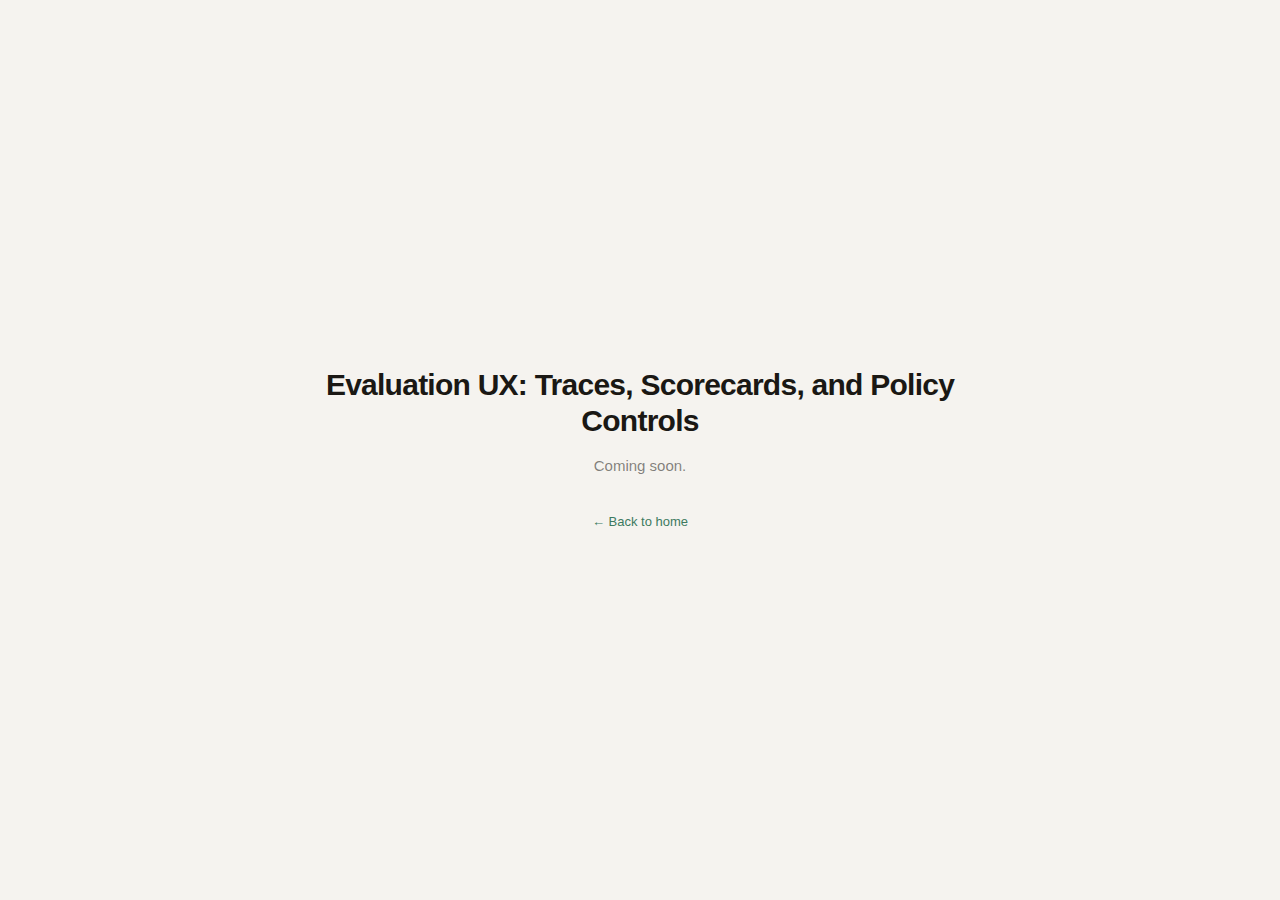
<file: pov/evaluation-ux-traces-scorecards-and-policy-controls/index.html>
<!DOCTYPE html><html lang="en"> <head><meta charset="UTF-8"><meta name="viewport" content="width=device-width, initial-scale=1.0"><title>Evaluation UX: Traces, Scorecards, and Policy Controls — Information Logistics</title><meta name="description" content="I design systems that make AI measurable, auditable, and safe to operate. Enterprise UX infrastructure, trust architecture, and evaluation tooling."><!-- OpenGraph --><meta property="og:title" content="Evaluation UX: Traces, Scorecards, and Policy Controls — Information Logistics"><meta property="og:description" content="I design systems that make AI measurable, auditable, and safe to operate. Enterprise UX infrastructure, trust architecture, and evaluation tooling."><meta property="og:url" content="https://www.infolog.io"><meta property="og:type" content="website"><!-- Fonts --><link href="https://fonts.googleapis.com/css2?family=JetBrains+Mono:wght@400;500&display=swap" rel="stylesheet"><!-- Theme: apply saved preference before paint --><script>
    if (localStorage.getItem('theme') === 'dark') document.documentElement.classList.add('dark');
  </script><link rel="stylesheet" href="/_astro/index.BELHK46w.css"></head> <body class="font-sans antialiased overflow-x-hidden">  <main class="min-h-screen flex items-center justify-center px-6"> <div class="max-w-[640px] text-center"> <h1 class="font-sans text-2xl md:text-3xl font-semibold tracking-tight mb-4">
Evaluation UX: Traces, Scorecards, and Policy Controls
</h1> <p class="text-[15px] mb-8" style="color: var(--text-2);">Coming soon.</p> <a href="/" class="font-sans text-[13px] font-medium" style="color: var(--accent);">
&larr; Back to home
</a> </div> </main>  <!-- Theme toggle script --> <script>
    window.toggleTheme = function() {
      document.documentElement.classList.toggle('dark');
      localStorage.setItem('theme', document.documentElement.classList.contains('dark') ? 'dark' : 'light');
    };
  </script> <!-- Scroll reveal --> <script>
    const observer = new IntersectionObserver(
      (entries) => entries.forEach((e) => { if (e.isIntersecting) { e.target.classList.add('visible'); observer.unobserve(e.target); } }),
      { threshold: 0.1 }
    );
    document.querySelectorAll('.rv').forEach((el) => observer.observe(el));
  </script> <!-- Parallax cards --> <script>
    (function() {
      const cards = document.querySelectorAll('.px-card');
      if (!cards.length || window.matchMedia('(prefers-reduced-motion: reduce)').matches) return;

      function onScroll() {
        const vh = window.innerHeight;
        cards.forEach(function(card) {
          var rect = card.getBoundingClientRect();
          var center = rect.top + rect.height / 2;
          var offset = (center - vh / 2) / vh;
          card.style.transform = 'translateY(' + (offset * 28) + 'px)';
        });
      }

      window.addEventListener('scroll', onScroll, { passive: true });
      onScroll();
    })();
  </script> </body> </html>
</file>
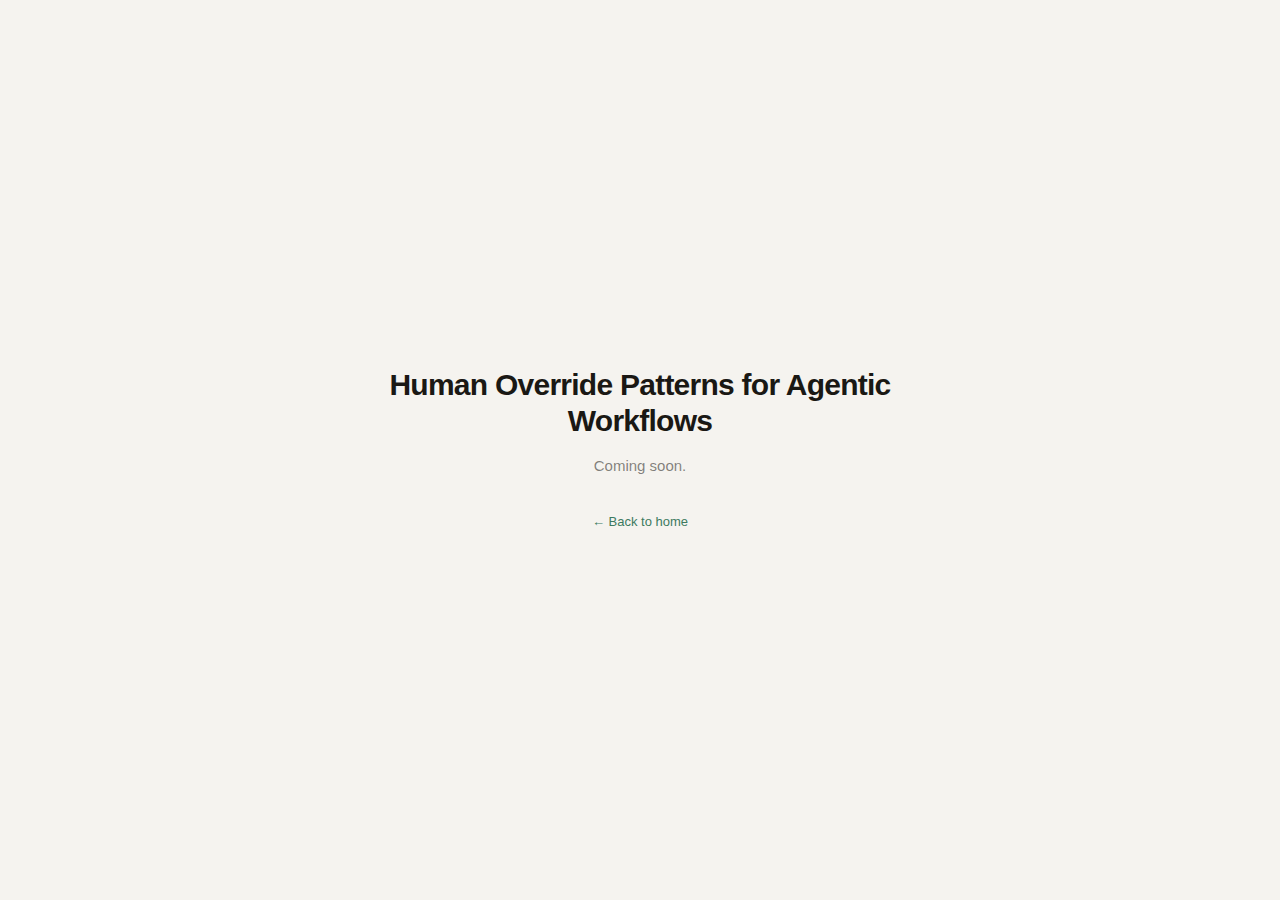
<file: pov/human-override-patterns-for-agentic-workflows/index.html>
<!DOCTYPE html><html lang="en"> <head><meta charset="UTF-8"><meta name="viewport" content="width=device-width, initial-scale=1.0"><title>Human Override Patterns for Agentic Workflows — Information Logistics</title><meta name="description" content="I design systems that make AI measurable, auditable, and safe to operate. Enterprise UX infrastructure, trust architecture, and evaluation tooling."><!-- OpenGraph --><meta property="og:title" content="Human Override Patterns for Agentic Workflows — Information Logistics"><meta property="og:description" content="I design systems that make AI measurable, auditable, and safe to operate. Enterprise UX infrastructure, trust architecture, and evaluation tooling."><meta property="og:url" content="https://www.infolog.io"><meta property="og:type" content="website"><!-- Fonts --><link href="https://fonts.googleapis.com/css2?family=JetBrains+Mono:wght@400;500&display=swap" rel="stylesheet"><!-- Theme: apply saved preference before paint --><script>
    if (localStorage.getItem('theme') === 'dark') document.documentElement.classList.add('dark');
  </script><link rel="stylesheet" href="/_astro/index.Cus55evj.css"></head> <body class="font-sans antialiased overflow-x-hidden">  <main class="min-h-screen flex items-center justify-center px-6"> <div class="max-w-[640px] text-center"> <h1 class="font-sans text-2xl md:text-3xl font-semibold tracking-tight mb-4">
Human Override Patterns for Agentic Workflows
</h1> <p class="text-[15px] mb-8" style="color: var(--text-2);">Coming soon.</p> <a href="/" class="font-sans text-[13px] font-medium" style="color: var(--accent);">
&larr; Back to home
</a> </div> </main>  <!-- Theme toggle script --> <script>
    window.toggleTheme = function() {
      document.documentElement.classList.toggle('dark');
      localStorage.setItem('theme', document.documentElement.classList.contains('dark') ? 'dark' : 'light');
    };
  </script> <!-- Scroll reveal --> <script>
    const observer = new IntersectionObserver(
      (entries) => entries.forEach((e) => { if (e.isIntersecting) { e.target.classList.add('visible'); observer.unobserve(e.target); } }),
      { threshold: 0.1 }
    );
    document.querySelectorAll('.rv').forEach((el) => observer.observe(el));
  </script> </body> </html>
</file>
<file: assets/index.KTBFBVlI.css>
*,:before,:after{--tw-border-spacing-x: 0;--tw-border-spacing-y: 0;--tw-translate-x: 0;--tw-translate-y: 0;--tw-rotate: 0;--tw-skew-x: 0;--tw-skew-y: 0;--tw-scale-x: 1;--tw-scale-y: 1;--tw-pan-x: ;--tw-pan-y: ;--tw-pinch-zoom: ;--tw-scroll-snap-strictness: proximity;--tw-gradient-from-position: ;--tw-gradient-via-position: ;--tw-gradient-to-position: ;--tw-ordinal: ;--tw-slashed-zero: ;--tw-numeric-figure: ;--tw-numeric-spacing: ;--tw-numeric-fraction: ;--tw-ring-inset: ;--tw-ring-offset-width: 0px;--tw-ring-offset-color: #fff;--tw-ring-color: rgb(59 130 246 / .5);--tw-ring-offset-shadow: 0 0 #0000;--tw-ring-shadow: 0 0 #0000;--tw-shadow: 0 0 #0000;--tw-shadow-colored: 0 0 #0000;--tw-blur: ;--tw-brightness: ;--tw-contrast: ;--tw-grayscale: ;--tw-hue-rotate: ;--tw-invert: ;--tw-saturate: ;--tw-sepia: ;--tw-drop-shadow: ;--tw-backdrop-blur: ;--tw-backdrop-brightness: ;--tw-backdrop-contrast: ;--tw-backdrop-grayscale: ;--tw-backdrop-hue-rotate: ;--tw-backdrop-invert: ;--tw-backdrop-opacity: ;--tw-backdrop-saturate: ;--tw-backdrop-sepia: ;--tw-contain-size: ;--tw-contain-layout: ;--tw-contain-paint: ;--tw-contain-style: }::backdrop{--tw-border-spacing-x: 0;--tw-border-spacing-y: 0;--tw-translate-x: 0;--tw-translate-y: 0;--tw-rotate: 0;--tw-skew-x: 0;--tw-skew-y: 0;--tw-scale-x: 1;--tw-scale-y: 1;--tw-pan-x: ;--tw-pan-y: ;--tw-pinch-zoom: ;--tw-scroll-snap-strictness: proximity;--tw-gradient-from-position: ;--tw-gradient-via-position: ;--tw-gradient-to-position: ;--tw-ordinal: ;--tw-slashed-zero: ;--tw-numeric-figure: ;--tw-numeric-spacing: ;--tw-numeric-fraction: ;--tw-ring-inset: ;--tw-ring-offset-width: 0px;--tw-ring-offset-color: #fff;--tw-ring-color: rgb(59 130 246 / .5);--tw-ring-offset-shadow: 0 0 #0000;--tw-ring-shadow: 0 0 #0000;--tw-shadow: 0 0 #0000;--tw-shadow-colored: 0 0 #0000;--tw-blur: ;--tw-brightness: ;--tw-contrast: ;--tw-grayscale: ;--tw-hue-rotate: ;--tw-invert: ;--tw-saturate: ;--tw-sepia: ;--tw-drop-shadow: ;--tw-backdrop-blur: ;--tw-backdrop-brightness: ;--tw-backdrop-contrast: ;--tw-backdrop-grayscale: ;--tw-backdrop-hue-rotate: ;--tw-backdrop-invert: ;--tw-backdrop-opacity: ;--tw-backdrop-saturate: ;--tw-backdrop-sepia: ;--tw-contain-size: ;--tw-contain-layout: ;--tw-contain-paint: ;--tw-contain-style: }*,:before,:after{box-sizing:border-box;border-width:0;border-style:solid;border-color:#e5e7eb}:before,:after{--tw-content: ""}html,:host{line-height:1.5;-webkit-text-size-adjust:100%;-moz-tab-size:4;-o-tab-size:4;tab-size:4;font-family:-apple-system,BlinkMacSystemFont,SF Pro Display,SF Pro Text,Helvetica Neue,Helvetica,Arial,sans-serif;font-feature-settings:normal;font-variation-settings:normal;-webkit-tap-highlight-color:transparent}body{margin:0;line-height:inherit}hr{height:0;color:inherit;border-top-width:1px}abbr:where([title]){-webkit-text-decoration:underline dotted;text-decoration:underline dotted}h1,h2,h3,h4,h5,h6{font-size:inherit;font-weight:inherit}a{color:inherit;text-decoration:inherit}b,strong{font-weight:bolder}code,kbd,samp,pre{font-family:JetBrains Mono,SF Mono,monospace;font-feature-settings:normal;font-variation-settings:normal;font-size:1em}small{font-size:80%}sub,sup{font-size:75%;line-height:0;position:relative;vertical-align:baseline}sub{bottom:-.25em}sup{top:-.5em}table{text-indent:0;border-color:inherit;border-collapse:collapse}button,input,optgroup,select,textarea{font-family:inherit;font-feature-settings:inherit;font-variation-settings:inherit;font-size:100%;font-weight:inherit;line-height:inherit;letter-spacing:inherit;color:inherit;margin:0;padding:0}button,select{text-transform:none}button,input:where([type=button]),input:where([type=reset]),input:where([type=submit]){-webkit-appearance:button;background-color:transparent;background-image:none}:-moz-focusring{outline:auto}:-moz-ui-invalid{box-shadow:none}progress{vertical-align:baseline}::-webkit-inner-spin-button,::-webkit-outer-spin-button{height:auto}[type=search]{-webkit-appearance:textfield;outline-offset:-2px}::-webkit-search-decoration{-webkit-appearance:none}::-webkit-file-upload-button{-webkit-appearance:button;font:inherit}summary{display:list-item}blockquote,dl,dd,h1,h2,h3,h4,h5,h6,hr,figure,p,pre{margin:0}fieldset{margin:0;padding:0}legend{padding:0}ol,ul,menu{list-style:none;margin:0;padding:0}dialog{padding:0}textarea{resize:vertical}input::-moz-placeholder,textarea::-moz-placeholder{opacity:1;color:#9ca3af}input::placeholder,textarea::placeholder{opacity:1;color:#9ca3af}button,[role=button]{cursor:pointer}:disabled{cursor:default}img,svg,video,canvas,audio,iframe,embed,object{display:block;vertical-align:middle}img,video{max-width:100%;height:auto}[hidden]:where(:not([hidden=until-found])){display:none}.visible{visibility:visible}.fixed{position:fixed}.absolute{position:absolute}.relative{position:relative}.-left-3{left:-.75rem}.bottom-0{bottom:0}.left-0{left:0}.right-0{right:0}.top-0{top:0}.z-50{z-index:50}.mx-auto{margin-left:auto;margin-right:auto}.mb-10{margin-bottom:2.5rem}.mb-12{margin-bottom:3rem}.mb-16{margin-bottom:4rem}.mb-2{margin-bottom:.5rem}.mb-4{margin-bottom:1rem}.mb-5{margin-bottom:1.25rem}.mb-6{margin-bottom:1.5rem}.mb-8{margin-bottom:2rem}.mt-auto{margin-top:auto}.flex{display:flex}.inline-flex{display:inline-flex}.grid{display:grid}.hidden{display:none}.h-14{height:3.5rem}.h-4{height:1rem}.h-40{height:10rem}.h-8{height:2rem}.h-full{height:100%}.min-h-screen{min-height:100vh}.w-4{width:1rem}.w-40{width:10rem}.w-8{width:2rem}.w-full{width:100%}.w-px{width:1px}.max-w-\[1200px\]{max-width:1200px}.max-w-\[640px\]{max-width:640px}.max-w-\[720px\]{max-width:720px}.transform{transform:translate(var(--tw-translate-x),var(--tw-translate-y)) rotate(var(--tw-rotate)) skew(var(--tw-skew-x)) skewY(var(--tw-skew-y)) scaleX(var(--tw-scale-x)) scaleY(var(--tw-scale-y))}.grid-cols-1{grid-template-columns:repeat(1,minmax(0,1fr))}.flex-col{flex-direction:column}.flex-wrap{flex-wrap:wrap}.items-center{align-items:center}.justify-center{justify-content:center}.justify-between{justify-content:space-between}.gap-1\.5{gap:.375rem}.gap-2{gap:.5rem}.gap-4{gap:1rem}.gap-8{gap:2rem}.space-y-6>:not([hidden])~:not([hidden]){--tw-space-y-reverse: 0;margin-top:calc(1.5rem * calc(1 - var(--tw-space-y-reverse)));margin-bottom:calc(1.5rem * var(--tw-space-y-reverse))}.overflow-hidden{overflow:hidden}.overflow-x-hidden{overflow-x:hidden}.rounded-2xl{border-radius:1rem}.rounded-full{border-radius:9999px}.border{border-width:1px}.border-b{border-bottom-width:1px}.border-t{border-top-width:1px}.object-cover{-o-object-fit:cover;object-fit:cover}.p-6{padding:1.5rem}.px-2{padding-left:.5rem;padding-right:.5rem}.px-2\.5{padding-left:.625rem;padding-right:.625rem}.px-4{padding-left:1rem;padding-right:1rem}.px-5{padding-left:1.25rem;padding-right:1.25rem}.px-6{padding-left:1.5rem;padding-right:1.5rem}.px-8{padding-left:2rem;padding-right:2rem}.py-0\.5{padding-top:.125rem;padding-bottom:.125rem}.py-1{padding-top:.25rem;padding-bottom:.25rem}.py-2{padding-top:.5rem;padding-bottom:.5rem}.py-2\.5{padding-top:.625rem;padding-bottom:.625rem}.py-28{padding-top:7rem;padding-bottom:7rem}.py-3{padding-top:.75rem;padding-bottom:.75rem}.py-32{padding-top:8rem;padding-bottom:8rem}.py-4{padding-top:1rem;padding-bottom:1rem}.py-8{padding-top:2rem;padding-bottom:2rem}.pt-14{padding-top:3.5rem}.text-center{text-align:center}.font-mono{font-family:JetBrains Mono,SF Mono,monospace}.font-sans{font-family:-apple-system,BlinkMacSystemFont,SF Pro Display,SF Pro Text,Helvetica Neue,Helvetica,Arial,sans-serif}.text-2xl{font-size:1.5rem;line-height:2rem}.text-3xl{font-size:1.875rem;line-height:2.25rem}.text-\[11px\]{font-size:11px}.text-\[12px\]{font-size:12px}.text-\[13px\]{font-size:13px}.text-\[14px\]{font-size:14px}.text-\[15px\]{font-size:15px}.text-\[16px\]{font-size:16px}.text-base{font-size:1rem;line-height:1.5rem}.text-lg{font-size:1.125rem;line-height:1.75rem}.font-medium{font-weight:500}.font-semibold{font-weight:600}.uppercase{text-transform:uppercase}.leading-\[1\.05\]{line-height:1.05}.leading-relaxed{line-height:1.625}.tracking-\[-0\.03em\]{letter-spacing:-.03em}.tracking-\[0\.06em\]{letter-spacing:.06em}.tracking-\[0\.08em\]{letter-spacing:.08em}.tracking-\[0\.12em\]{letter-spacing:.12em}.tracking-tight{letter-spacing:-.025em}.tracking-wide{letter-spacing:.025em}.antialiased{-webkit-font-smoothing:antialiased;-moz-osx-font-smoothing:grayscale}.outline{outline-style:solid}.grayscale{--tw-grayscale: grayscale(100%);filter:var(--tw-blur) var(--tw-brightness) var(--tw-contrast) var(--tw-grayscale) var(--tw-hue-rotate) var(--tw-invert) var(--tw-saturate) var(--tw-sepia) var(--tw-drop-shadow)}.backdrop-blur-md{--tw-backdrop-blur: blur(12px);backdrop-filter:var(--tw-backdrop-blur) var(--tw-backdrop-brightness) var(--tw-backdrop-contrast) var(--tw-backdrop-grayscale) var(--tw-backdrop-hue-rotate) var(--tw-backdrop-invert) var(--tw-backdrop-opacity) var(--tw-backdrop-saturate) var(--tw-backdrop-sepia)}.transition{transition-property:color,background-color,border-color,text-decoration-color,fill,stroke,opacity,box-shadow,transform,filter,backdrop-filter;transition-timing-function:cubic-bezier(.4,0,.2,1);transition-duration:.15s}.transition-colors{transition-property:color,background-color,border-color,text-decoration-color,fill,stroke;transition-timing-function:cubic-bezier(.4,0,.2,1);transition-duration:.15s}.transition-opacity{transition-property:opacity;transition-timing-function:cubic-bezier(.4,0,.2,1);transition-duration:.15s}.hover\:opacity-70:hover{opacity:.7}.hover\:opacity-90:hover{opacity:.9}.dark\:block:is(.dark *){display:block}.dark\:hidden:is(.dark *){display:none}@media(min-width:640px){.sm\:inline-flex{display:inline-flex}.sm\:flex-row{flex-direction:row}}@media(min-width:768px){.md\:flex{display:flex}.md\:h-48{height:12rem}.md\:w-48{width:12rem}.md\:grid-cols-2{grid-template-columns:repeat(2,minmax(0,1fr))}.md\:grid-cols-3{grid-template-columns:repeat(3,minmax(0,1fr))}.md\:py-36{padding-top:9rem;padding-bottom:9rem}.md\:text-3xl{font-size:1.875rem;line-height:2.25rem}.md\:text-4xl{font-size:2.25rem;line-height:2.5rem}.md\:text-\[17px\]{font-size:17px}}@media(min-width:1024px){.lg\:block{display:block}.lg\:grid-cols-3{grid-template-columns:repeat(3,minmax(0,1fr))}.lg\:grid-cols-4{grid-template-columns:repeat(4,minmax(0,1fr))}.lg\:gap-6{gap:1.5rem}}html{scroll-behavior:smooth}body{-webkit-font-smoothing:antialiased;-moz-osx-font-smoothing:grayscale}:root{--surface: #f5f3ef;--card: #eae8e3;--card-border: rgba(50,45,30,.08);--text-1: #1a1814;--text-2: rgba(26,24,20,.55);--text-3: rgba(26,24,20,.38);--accent: #26251e;--accent-soft: rgba(38,37,30,.08)}.dark{--surface: #111110;--card: #1a1918;--card-border: rgba(255,240,210,.07);--text-1: #ede9e0;--text-2: rgba(237,233,224,.55);--text-3: rgba(237,233,224,.38);--accent: #f5f3ef;--accent-soft: rgba(245,243,239,.08)}body{background:var(--surface);color:var(--text-1);transition:background .4s,color .4s}.rv{opacity:0;transform:translateY(24px);transition:opacity .6s ease,transform .6s ease}.rv.visible{opacity:1;transform:translateY(0)}a:focus-visible,button:focus-visible{outline:2px solid var(--accent);outline-offset:2px;border-radius:4px}.px-card{will-change:transform;box-shadow:0 24px 80px -16px #00000014;transition:box-shadow .4s ease}.dark .px-card{box-shadow:0 24px 80px -16px #0000004d}
</file>
<file: _astro/index.BELHK46w.css>
*,:before,:after{--tw-border-spacing-x: 0;--tw-border-spacing-y: 0;--tw-translate-x: 0;--tw-translate-y: 0;--tw-rotate: 0;--tw-skew-x: 0;--tw-skew-y: 0;--tw-scale-x: 1;--tw-scale-y: 1;--tw-pan-x: ;--tw-pan-y: ;--tw-pinch-zoom: ;--tw-scroll-snap-strictness: proximity;--tw-gradient-from-position: ;--tw-gradient-via-position: ;--tw-gradient-to-position: ;--tw-ordinal: ;--tw-slashed-zero: ;--tw-numeric-figure: ;--tw-numeric-spacing: ;--tw-numeric-fraction: ;--tw-ring-inset: ;--tw-ring-offset-width: 0px;--tw-ring-offset-color: #fff;--tw-ring-color: rgb(59 130 246 / .5);--tw-ring-offset-shadow: 0 0 #0000;--tw-ring-shadow: 0 0 #0000;--tw-shadow: 0 0 #0000;--tw-shadow-colored: 0 0 #0000;--tw-blur: ;--tw-brightness: ;--tw-contrast: ;--tw-grayscale: ;--tw-hue-rotate: ;--tw-invert: ;--tw-saturate: ;--tw-sepia: ;--tw-drop-shadow: ;--tw-backdrop-blur: ;--tw-backdrop-brightness: ;--tw-backdrop-contrast: ;--tw-backdrop-grayscale: ;--tw-backdrop-hue-rotate: ;--tw-backdrop-invert: ;--tw-backdrop-opacity: ;--tw-backdrop-saturate: ;--tw-backdrop-sepia: ;--tw-contain-size: ;--tw-contain-layout: ;--tw-contain-paint: ;--tw-contain-style: }::backdrop{--tw-border-spacing-x: 0;--tw-border-spacing-y: 0;--tw-translate-x: 0;--tw-translate-y: 0;--tw-rotate: 0;--tw-skew-x: 0;--tw-skew-y: 0;--tw-scale-x: 1;--tw-scale-y: 1;--tw-pan-x: ;--tw-pan-y: ;--tw-pinch-zoom: ;--tw-scroll-snap-strictness: proximity;--tw-gradient-from-position: ;--tw-gradient-via-position: ;--tw-gradient-to-position: ;--tw-ordinal: ;--tw-slashed-zero: ;--tw-numeric-figure: ;--tw-numeric-spacing: ;--tw-numeric-fraction: ;--tw-ring-inset: ;--tw-ring-offset-width: 0px;--tw-ring-offset-color: #fff;--tw-ring-color: rgb(59 130 246 / .5);--tw-ring-offset-shadow: 0 0 #0000;--tw-ring-shadow: 0 0 #0000;--tw-shadow: 0 0 #0000;--tw-shadow-colored: 0 0 #0000;--tw-blur: ;--tw-brightness: ;--tw-contrast: ;--tw-grayscale: ;--tw-hue-rotate: ;--tw-invert: ;--tw-saturate: ;--tw-sepia: ;--tw-drop-shadow: ;--tw-backdrop-blur: ;--tw-backdrop-brightness: ;--tw-backdrop-contrast: ;--tw-backdrop-grayscale: ;--tw-backdrop-hue-rotate: ;--tw-backdrop-invert: ;--tw-backdrop-opacity: ;--tw-backdrop-saturate: ;--tw-backdrop-sepia: ;--tw-contain-size: ;--tw-contain-layout: ;--tw-contain-paint: ;--tw-contain-style: }*,:before,:after{box-sizing:border-box;border-width:0;border-style:solid;border-color:#e5e7eb}:before,:after{--tw-content: ""}html,:host{line-height:1.5;-webkit-text-size-adjust:100%;-moz-tab-size:4;-o-tab-size:4;tab-size:4;font-family:-apple-system,BlinkMacSystemFont,SF Pro Display,SF Pro Text,Helvetica Neue,Helvetica,Arial,sans-serif;font-feature-settings:normal;font-variation-settings:normal;-webkit-tap-highlight-color:transparent}body{margin:0;line-height:inherit}hr{height:0;color:inherit;border-top-width:1px}abbr:where([title]){-webkit-text-decoration:underline dotted;text-decoration:underline dotted}h1,h2,h3,h4,h5,h6{font-size:inherit;font-weight:inherit}a{color:inherit;text-decoration:inherit}b,strong{font-weight:bolder}code,kbd,samp,pre{font-family:JetBrains Mono,SF Mono,monospace;font-feature-settings:normal;font-variation-settings:normal;font-size:1em}small{font-size:80%}sub,sup{font-size:75%;line-height:0;position:relative;vertical-align:baseline}sub{bottom:-.25em}sup{top:-.5em}table{text-indent:0;border-color:inherit;border-collapse:collapse}button,input,optgroup,select,textarea{font-family:inherit;font-feature-settings:inherit;font-variation-settings:inherit;font-size:100%;font-weight:inherit;line-height:inherit;letter-spacing:inherit;color:inherit;margin:0;padding:0}button,select{text-transform:none}button,input:where([type=button]),input:where([type=reset]),input:where([type=submit]){-webkit-appearance:button;background-color:transparent;background-image:none}:-moz-focusring{outline:auto}:-moz-ui-invalid{box-shadow:none}progress{vertical-align:baseline}::-webkit-inner-spin-button,::-webkit-outer-spin-button{height:auto}[type=search]{-webkit-appearance:textfield;outline-offset:-2px}::-webkit-search-decoration{-webkit-appearance:none}::-webkit-file-upload-button{-webkit-appearance:button;font:inherit}summary{display:list-item}blockquote,dl,dd,h1,h2,h3,h4,h5,h6,hr,figure,p,pre{margin:0}fieldset{margin:0;padding:0}legend{padding:0}ol,ul,menu{list-style:none;margin:0;padding:0}dialog{padding:0}textarea{resize:vertical}input::-moz-placeholder,textarea::-moz-placeholder{opacity:1;color:#9ca3af}input::placeholder,textarea::placeholder{opacity:1;color:#9ca3af}button,[role=button]{cursor:pointer}:disabled{cursor:default}img,svg,video,canvas,audio,iframe,embed,object{display:block;vertical-align:middle}img,video{max-width:100%;height:auto}[hidden]:where(:not([hidden=until-found])){display:none}.visible{visibility:visible}.fixed{position:fixed}.absolute{position:absolute}.relative{position:relative}.-left-3{left:-.75rem}.bottom-0{bottom:0}.left-0{left:0}.right-0{right:0}.top-0{top:0}.z-50{z-index:50}.mx-auto{margin-left:auto;margin-right:auto}.mb-10{margin-bottom:2.5rem}.mb-12{margin-bottom:3rem}.mb-16{margin-bottom:4rem}.mb-2{margin-bottom:.5rem}.mb-4{margin-bottom:1rem}.mb-5{margin-bottom:1.25rem}.mb-6{margin-bottom:1.5rem}.mb-8{margin-bottom:2rem}.mt-auto{margin-top:auto}.flex{display:flex}.inline-flex{display:inline-flex}.grid{display:grid}.hidden{display:none}.h-14{height:3.5rem}.h-4{height:1rem}.h-40{height:10rem}.h-8{height:2rem}.h-full{height:100%}.min-h-screen{min-height:100vh}.w-4{width:1rem}.w-40{width:10rem}.w-8{width:2rem}.w-full{width:100%}.w-px{width:1px}.max-w-\[1200px\]{max-width:1200px}.max-w-\[640px\]{max-width:640px}.max-w-\[720px\]{max-width:720px}.transform{transform:translate(var(--tw-translate-x),var(--tw-translate-y)) rotate(var(--tw-rotate)) skew(var(--tw-skew-x)) skewY(var(--tw-skew-y)) scaleX(var(--tw-scale-x)) scaleY(var(--tw-scale-y))}.grid-cols-1{grid-template-columns:repeat(1,minmax(0,1fr))}.flex-col{flex-direction:column}.flex-wrap{flex-wrap:wrap}.items-center{align-items:center}.justify-center{justify-content:center}.justify-between{justify-content:space-between}.gap-1\.5{gap:.375rem}.gap-2{gap:.5rem}.gap-4{gap:1rem}.gap-8{gap:2rem}.space-y-6>:not([hidden])~:not([hidden]){--tw-space-y-reverse: 0;margin-top:calc(1.5rem * calc(1 - var(--tw-space-y-reverse)));margin-bottom:calc(1.5rem * var(--tw-space-y-reverse))}.overflow-hidden{overflow:hidden}.overflow-x-hidden{overflow-x:hidden}.rounded-2xl{border-radius:1rem}.rounded-full{border-radius:9999px}.border{border-width:1px}.border-b{border-bottom-width:1px}.border-t{border-top-width:1px}.object-cover{-o-object-fit:cover;object-fit:cover}.p-6{padding:1.5rem}.px-2{padding-left:.5rem;padding-right:.5rem}.px-2\.5{padding-left:.625rem;padding-right:.625rem}.px-4{padding-left:1rem;padding-right:1rem}.px-5{padding-left:1.25rem;padding-right:1.25rem}.px-6{padding-left:1.5rem;padding-right:1.5rem}.px-8{padding-left:2rem;padding-right:2rem}.py-0\.5{padding-top:.125rem;padding-bottom:.125rem}.py-1{padding-top:.25rem;padding-bottom:.25rem}.py-2{padding-top:.5rem;padding-bottom:.5rem}.py-2\.5{padding-top:.625rem;padding-bottom:.625rem}.py-28{padding-top:7rem;padding-bottom:7rem}.py-3{padding-top:.75rem;padding-bottom:.75rem}.py-32{padding-top:8rem;padding-bottom:8rem}.py-4{padding-top:1rem;padding-bottom:1rem}.py-8{padding-top:2rem;padding-bottom:2rem}.pt-14{padding-top:3.5rem}.text-center{text-align:center}.font-mono{font-family:JetBrains Mono,SF Mono,monospace}.font-sans{font-family:-apple-system,BlinkMacSystemFont,SF Pro Display,SF Pro Text,Helvetica Neue,Helvetica,Arial,sans-serif}.text-2xl{font-size:1.5rem;line-height:2rem}.text-3xl{font-size:1.875rem;line-height:2.25rem}.text-\[11px\]{font-size:11px}.text-\[12px\]{font-size:12px}.text-\[13px\]{font-size:13px}.text-\[14px\]{font-size:14px}.text-\[15px\]{font-size:15px}.text-\[16px\]{font-size:16px}.text-base{font-size:1rem;line-height:1.5rem}.text-lg{font-size:1.125rem;line-height:1.75rem}.font-medium{font-weight:500}.font-semibold{font-weight:600}.uppercase{text-transform:uppercase}.leading-\[1\.05\]{line-height:1.05}.leading-relaxed{line-height:1.625}.tracking-\[-0\.03em\]{letter-spacing:-.03em}.tracking-\[0\.06em\]{letter-spacing:.06em}.tracking-\[0\.08em\]{letter-spacing:.08em}.tracking-\[0\.12em\]{letter-spacing:.12em}.tracking-tight{letter-spacing:-.025em}.tracking-wide{letter-spacing:.025em}.antialiased{-webkit-font-smoothing:antialiased;-moz-osx-font-smoothing:grayscale}.outline{outline-style:solid}.grayscale{--tw-grayscale: grayscale(100%);filter:var(--tw-blur) var(--tw-brightness) var(--tw-contrast) var(--tw-grayscale) var(--tw-hue-rotate) var(--tw-invert) var(--tw-saturate) var(--tw-sepia) var(--tw-drop-shadow)}.backdrop-blur-md{--tw-backdrop-blur: blur(12px);backdrop-filter:var(--tw-backdrop-blur) var(--tw-backdrop-brightness) var(--tw-backdrop-contrast) var(--tw-backdrop-grayscale) var(--tw-backdrop-hue-rotate) var(--tw-backdrop-invert) var(--tw-backdrop-opacity) var(--tw-backdrop-saturate) var(--tw-backdrop-sepia)}.transition{transition-property:color,background-color,border-color,text-decoration-color,fill,stroke,opacity,box-shadow,transform,filter,backdrop-filter;transition-timing-function:cubic-bezier(.4,0,.2,1);transition-duration:.15s}.transition-colors{transition-property:color,background-color,border-color,text-decoration-color,fill,stroke;transition-timing-function:cubic-bezier(.4,0,.2,1);transition-duration:.15s}.transition-opacity{transition-property:opacity;transition-timing-function:cubic-bezier(.4,0,.2,1);transition-duration:.15s}.hover\:opacity-70:hover{opacity:.7}.hover\:opacity-90:hover{opacity:.9}.group:hover .group-hover\:opacity-70{opacity:.7}.dark\:block:is(.dark *){display:block}.dark\:hidden:is(.dark *){display:none}@media(min-width:640px){.sm\:inline-flex{display:inline-flex}.sm\:flex-row{flex-direction:row}}@media(min-width:768px){.md\:flex{display:flex}.md\:h-48{height:12rem}.md\:w-48{width:12rem}.md\:grid-cols-2{grid-template-columns:repeat(2,minmax(0,1fr))}.md\:grid-cols-3{grid-template-columns:repeat(3,minmax(0,1fr))}.md\:py-36{padding-top:9rem;padding-bottom:9rem}.md\:text-3xl{font-size:1.875rem;line-height:2.25rem}.md\:text-4xl{font-size:2.25rem;line-height:2.5rem}.md\:text-\[17px\]{font-size:17px}}@media(min-width:1024px){.lg\:block{display:block}.lg\:grid-cols-3{grid-template-columns:repeat(3,minmax(0,1fr))}.lg\:grid-cols-4{grid-template-columns:repeat(4,minmax(0,1fr))}.lg\:gap-6{gap:1.5rem}}html{scroll-behavior:smooth}body{-webkit-font-smoothing:antialiased;-moz-osx-font-smoothing:grayscale}:root{--surface: #f5f3ef;--card: #eae8e3;--card-border: rgba(50,45,30,.08);--text-1: #1a1814;--text-2: rgba(26,24,20,.55);--text-3: rgba(26,24,20,.38);--accent: #3d7a5f;--accent-soft: rgba(61,122,95,.08)}.dark{--surface: #111110;--card: #1a1918;--card-border: rgba(255,240,210,.07);--text-1: #ede9e0;--text-2: rgba(237,233,224,.55);--text-3: rgba(237,233,224,.38);--accent: #7bbf8a;--accent-soft: rgba(123,191,138,.08)}body{background:var(--surface);color:var(--text-1);transition:background .4s,color .4s}.rv{opacity:0;transform:translateY(24px);transition:opacity .6s ease,transform .6s ease}.rv.visible{opacity:1;transform:translateY(0)}a:focus-visible,button:focus-visible{outline:2px solid var(--accent);outline-offset:2px;border-radius:4px}.px-card{will-change:transform;box-shadow:0 24px 80px -16px #00000014;transition:box-shadow .4s ease}.dark .px-card{box-shadow:0 24px 80px -16px #0000004d}
</file>
<file: _astro/index.Cus55evj.css>
*,:before,:after{--tw-border-spacing-x: 0;--tw-border-spacing-y: 0;--tw-translate-x: 0;--tw-translate-y: 0;--tw-rotate: 0;--tw-skew-x: 0;--tw-skew-y: 0;--tw-scale-x: 1;--tw-scale-y: 1;--tw-pan-x: ;--tw-pan-y: ;--tw-pinch-zoom: ;--tw-scroll-snap-strictness: proximity;--tw-gradient-from-position: ;--tw-gradient-via-position: ;--tw-gradient-to-position: ;--tw-ordinal: ;--tw-slashed-zero: ;--tw-numeric-figure: ;--tw-numeric-spacing: ;--tw-numeric-fraction: ;--tw-ring-inset: ;--tw-ring-offset-width: 0px;--tw-ring-offset-color: #fff;--tw-ring-color: rgb(59 130 246 / .5);--tw-ring-offset-shadow: 0 0 #0000;--tw-ring-shadow: 0 0 #0000;--tw-shadow: 0 0 #0000;--tw-shadow-colored: 0 0 #0000;--tw-blur: ;--tw-brightness: ;--tw-contrast: ;--tw-grayscale: ;--tw-hue-rotate: ;--tw-invert: ;--tw-saturate: ;--tw-sepia: ;--tw-drop-shadow: ;--tw-backdrop-blur: ;--tw-backdrop-brightness: ;--tw-backdrop-contrast: ;--tw-backdrop-grayscale: ;--tw-backdrop-hue-rotate: ;--tw-backdrop-invert: ;--tw-backdrop-opacity: ;--tw-backdrop-saturate: ;--tw-backdrop-sepia: ;--tw-contain-size: ;--tw-contain-layout: ;--tw-contain-paint: ;--tw-contain-style: }::backdrop{--tw-border-spacing-x: 0;--tw-border-spacing-y: 0;--tw-translate-x: 0;--tw-translate-y: 0;--tw-rotate: 0;--tw-skew-x: 0;--tw-skew-y: 0;--tw-scale-x: 1;--tw-scale-y: 1;--tw-pan-x: ;--tw-pan-y: ;--tw-pinch-zoom: ;--tw-scroll-snap-strictness: proximity;--tw-gradient-from-position: ;--tw-gradient-via-position: ;--tw-gradient-to-position: ;--tw-ordinal: ;--tw-slashed-zero: ;--tw-numeric-figure: ;--tw-numeric-spacing: ;--tw-numeric-fraction: ;--tw-ring-inset: ;--tw-ring-offset-width: 0px;--tw-ring-offset-color: #fff;--tw-ring-color: rgb(59 130 246 / .5);--tw-ring-offset-shadow: 0 0 #0000;--tw-ring-shadow: 0 0 #0000;--tw-shadow: 0 0 #0000;--tw-shadow-colored: 0 0 #0000;--tw-blur: ;--tw-brightness: ;--tw-contrast: ;--tw-grayscale: ;--tw-hue-rotate: ;--tw-invert: ;--tw-saturate: ;--tw-sepia: ;--tw-drop-shadow: ;--tw-backdrop-blur: ;--tw-backdrop-brightness: ;--tw-backdrop-contrast: ;--tw-backdrop-grayscale: ;--tw-backdrop-hue-rotate: ;--tw-backdrop-invert: ;--tw-backdrop-opacity: ;--tw-backdrop-saturate: ;--tw-backdrop-sepia: ;--tw-contain-size: ;--tw-contain-layout: ;--tw-contain-paint: ;--tw-contain-style: }*,:before,:after{box-sizing:border-box;border-width:0;border-style:solid;border-color:#e5e7eb}:before,:after{--tw-content: ""}html,:host{line-height:1.5;-webkit-text-size-adjust:100%;-moz-tab-size:4;-o-tab-size:4;tab-size:4;font-family:-apple-system,BlinkMacSystemFont,SF Pro Display,SF Pro Text,Helvetica Neue,Helvetica,Arial,sans-serif;font-feature-settings:normal;font-variation-settings:normal;-webkit-tap-highlight-color:transparent}body{margin:0;line-height:inherit}hr{height:0;color:inherit;border-top-width:1px}abbr:where([title]){-webkit-text-decoration:underline dotted;text-decoration:underline dotted}h1,h2,h3,h4,h5,h6{font-size:inherit;font-weight:inherit}a{color:inherit;text-decoration:inherit}b,strong{font-weight:bolder}code,kbd,samp,pre{font-family:JetBrains Mono,SF Mono,monospace;font-feature-settings:normal;font-variation-settings:normal;font-size:1em}small{font-size:80%}sub,sup{font-size:75%;line-height:0;position:relative;vertical-align:baseline}sub{bottom:-.25em}sup{top:-.5em}table{text-indent:0;border-color:inherit;border-collapse:collapse}button,input,optgroup,select,textarea{font-family:inherit;font-feature-settings:inherit;font-variation-settings:inherit;font-size:100%;font-weight:inherit;line-height:inherit;letter-spacing:inherit;color:inherit;margin:0;padding:0}button,select{text-transform:none}button,input:where([type=button]),input:where([type=reset]),input:where([type=submit]){-webkit-appearance:button;background-color:transparent;background-image:none}:-moz-focusring{outline:auto}:-moz-ui-invalid{box-shadow:none}progress{vertical-align:baseline}::-webkit-inner-spin-button,::-webkit-outer-spin-button{height:auto}[type=search]{-webkit-appearance:textfield;outline-offset:-2px}::-webkit-search-decoration{-webkit-appearance:none}::-webkit-file-upload-button{-webkit-appearance:button;font:inherit}summary{display:list-item}blockquote,dl,dd,h1,h2,h3,h4,h5,h6,hr,figure,p,pre{margin:0}fieldset{margin:0;padding:0}legend{padding:0}ol,ul,menu{list-style:none;margin:0;padding:0}dialog{padding:0}textarea{resize:vertical}input::-moz-placeholder,textarea::-moz-placeholder{opacity:1;color:#9ca3af}input::placeholder,textarea::placeholder{opacity:1;color:#9ca3af}button,[role=button]{cursor:pointer}:disabled{cursor:default}img,svg,video,canvas,audio,iframe,embed,object{display:block;vertical-align:middle}img,video{max-width:100%;height:auto}[hidden]:where(:not([hidden=until-found])){display:none}.visible{visibility:visible}.fixed{position:fixed}.absolute{position:absolute}.relative{position:relative}.-left-3{left:-.75rem}.bottom-0{bottom:0}.left-0{left:0}.right-0{right:0}.top-0{top:0}.z-50{z-index:50}.mx-auto{margin-left:auto;margin-right:auto}.mb-10{margin-bottom:2.5rem}.mb-12{margin-bottom:3rem}.mb-16{margin-bottom:4rem}.mb-2{margin-bottom:.5rem}.mb-4{margin-bottom:1rem}.mb-5{margin-bottom:1.25rem}.mb-6{margin-bottom:1.5rem}.mb-8{margin-bottom:2rem}.mt-auto{margin-top:auto}.flex{display:flex}.inline-flex{display:inline-flex}.grid{display:grid}.hidden{display:none}.h-14{height:3.5rem}.h-24{height:6rem}.h-4{height:1rem}.h-8{height:2rem}.min-h-screen{min-height:100vh}.w-24{width:6rem}.w-4{width:1rem}.w-8{width:2rem}.w-full{width:100%}.w-px{width:1px}.max-w-\[1200px\]{max-width:1200px}.max-w-\[640px\]{max-width:640px}.max-w-\[720px\]{max-width:720px}.transform{transform:translate(var(--tw-translate-x),var(--tw-translate-y)) rotate(var(--tw-rotate)) skew(var(--tw-skew-x)) skewY(var(--tw-skew-y)) scaleX(var(--tw-scale-x)) scaleY(var(--tw-scale-y))}.grid-cols-1{grid-template-columns:repeat(1,minmax(0,1fr))}.flex-col{flex-direction:column}.flex-wrap{flex-wrap:wrap}.items-center{align-items:center}.justify-center{justify-content:center}.justify-between{justify-content:space-between}.gap-1\.5{gap:.375rem}.gap-2{gap:.5rem}.gap-4{gap:1rem}.gap-8{gap:2rem}.space-y-6>:not([hidden])~:not([hidden]){--tw-space-y-reverse: 0;margin-top:calc(1.5rem * calc(1 - var(--tw-space-y-reverse)));margin-bottom:calc(1.5rem * var(--tw-space-y-reverse))}.overflow-x-hidden{overflow-x:hidden}.rounded-2xl{border-radius:1rem}.rounded-full{border-radius:9999px}.border{border-width:1px}.border-b{border-bottom-width:1px}.border-t{border-top-width:1px}.object-cover{-o-object-fit:cover;object-fit:cover}.p-6{padding:1.5rem}.px-2{padding-left:.5rem;padding-right:.5rem}.px-2\.5{padding-left:.625rem;padding-right:.625rem}.px-4{padding-left:1rem;padding-right:1rem}.px-5{padding-left:1.25rem;padding-right:1.25rem}.px-6{padding-left:1.5rem;padding-right:1.5rem}.px-8{padding-left:2rem;padding-right:2rem}.py-0\.5{padding-top:.125rem;padding-bottom:.125rem}.py-1{padding-top:.25rem;padding-bottom:.25rem}.py-2{padding-top:.5rem;padding-bottom:.5rem}.py-2\.5{padding-top:.625rem;padding-bottom:.625rem}.py-28{padding-top:7rem;padding-bottom:7rem}.py-3{padding-top:.75rem;padding-bottom:.75rem}.py-32{padding-top:8rem;padding-bottom:8rem}.py-4{padding-top:1rem;padding-bottom:1rem}.py-8{padding-top:2rem;padding-bottom:2rem}.pt-14{padding-top:3.5rem}.text-center{text-align:center}.font-mono{font-family:JetBrains Mono,SF Mono,monospace}.font-sans{font-family:-apple-system,BlinkMacSystemFont,SF Pro Display,SF Pro Text,Helvetica Neue,Helvetica,Arial,sans-serif}.text-2xl{font-size:1.5rem;line-height:2rem}.text-3xl{font-size:1.875rem;line-height:2.25rem}.text-\[11px\]{font-size:11px}.text-\[12px\]{font-size:12px}.text-\[13px\]{font-size:13px}.text-\[14px\]{font-size:14px}.text-\[15px\]{font-size:15px}.text-\[16px\]{font-size:16px}.text-base{font-size:1rem;line-height:1.5rem}.text-lg{font-size:1.125rem;line-height:1.75rem}.font-medium{font-weight:500}.font-semibold{font-weight:600}.uppercase{text-transform:uppercase}.leading-\[1\.05\]{line-height:1.05}.leading-relaxed{line-height:1.625}.tracking-\[-0\.03em\]{letter-spacing:-.03em}.tracking-\[0\.06em\]{letter-spacing:.06em}.tracking-\[0\.08em\]{letter-spacing:.08em}.tracking-\[0\.12em\]{letter-spacing:.12em}.tracking-tight{letter-spacing:-.025em}.tracking-wide{letter-spacing:.025em}.antialiased{-webkit-font-smoothing:antialiased;-moz-osx-font-smoothing:grayscale}.outline{outline-style:solid}.grayscale{--tw-grayscale: grayscale(100%);filter:var(--tw-blur) var(--tw-brightness) var(--tw-contrast) var(--tw-grayscale) var(--tw-hue-rotate) var(--tw-invert) var(--tw-saturate) var(--tw-sepia) var(--tw-drop-shadow)}.backdrop-blur-md{--tw-backdrop-blur: blur(12px);backdrop-filter:var(--tw-backdrop-blur) var(--tw-backdrop-brightness) var(--tw-backdrop-contrast) var(--tw-backdrop-grayscale) var(--tw-backdrop-hue-rotate) var(--tw-backdrop-invert) var(--tw-backdrop-opacity) var(--tw-backdrop-saturate) var(--tw-backdrop-sepia)}.transition{transition-property:color,background-color,border-color,text-decoration-color,fill,stroke,opacity,box-shadow,transform,filter,backdrop-filter;transition-timing-function:cubic-bezier(.4,0,.2,1);transition-duration:.15s}.transition-colors{transition-property:color,background-color,border-color,text-decoration-color,fill,stroke;transition-timing-function:cubic-bezier(.4,0,.2,1);transition-duration:.15s}.transition-opacity{transition-property:opacity;transition-timing-function:cubic-bezier(.4,0,.2,1);transition-duration:.15s}.hover\:opacity-70:hover{opacity:.7}.hover\:opacity-90:hover{opacity:.9}.group:hover .group-hover\:opacity-70{opacity:.7}.dark\:block:is(.dark *){display:block}.dark\:hidden:is(.dark *){display:none}@media(min-width:640px){.sm\:inline-flex{display:inline-flex}.sm\:flex-row{flex-direction:row}}@media(min-width:768px){.md\:flex{display:flex}.md\:grid-cols-2{grid-template-columns:repeat(2,minmax(0,1fr))}.md\:grid-cols-3{grid-template-columns:repeat(3,minmax(0,1fr))}.md\:py-36{padding-top:9rem;padding-bottom:9rem}.md\:text-3xl{font-size:1.875rem;line-height:2.25rem}.md\:text-4xl{font-size:2.25rem;line-height:2.5rem}.md\:text-\[17px\]{font-size:17px}}@media(min-width:1024px){.lg\:block{display:block}.lg\:grid-cols-3{grid-template-columns:repeat(3,minmax(0,1fr))}.lg\:grid-cols-4{grid-template-columns:repeat(4,minmax(0,1fr))}.lg\:gap-6{gap:1.5rem}}html{scroll-behavior:smooth}body{-webkit-font-smoothing:antialiased;-moz-osx-font-smoothing:grayscale}:root{--surface: #f5f3ef;--card: #eae8e3;--card-border: rgba(50,45,30,.08);--text-1: #1a1814;--text-2: rgba(26,24,20,.55);--text-3: rgba(26,24,20,.38);--accent: #3d7a5f;--accent-soft: rgba(61,122,95,.08)}.dark{--surface: #111110;--card: #1a1918;--card-border: rgba(255,240,210,.07);--text-1: #ede9e0;--text-2: rgba(237,233,224,.55);--text-3: rgba(237,233,224,.38);--accent: #7bbf8a;--accent-soft: rgba(123,191,138,.08)}body{background:var(--surface);color:var(--text-1);transition:background .4s,color .4s}.rv{opacity:0;transform:translateY(24px);transition:opacity .6s ease,transform .6s ease}.rv.visible{opacity:1;transform:translateY(0)}a:focus-visible,button:focus-visible{outline:2px solid var(--accent);outline-offset:2px;border-radius:4px}
</file>
